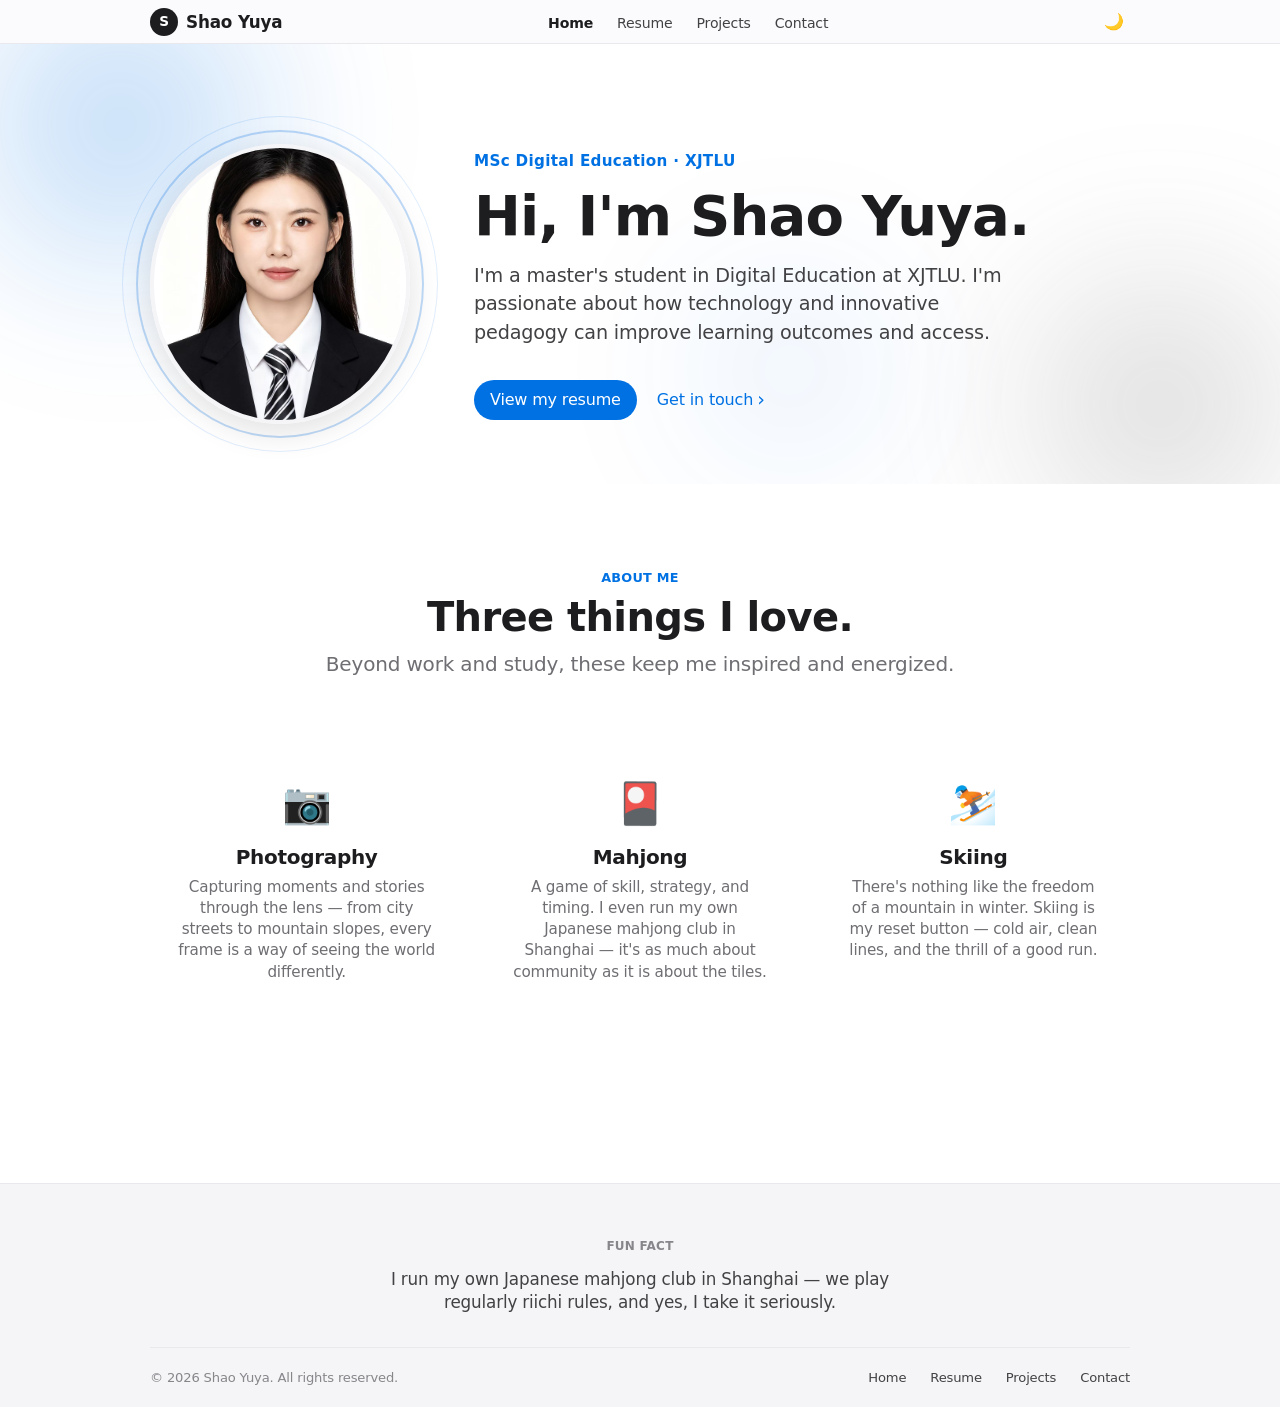
<file: personal-website/index.html>
<!DOCTYPE html>
<html lang="en">
<head>
  <meta charset="UTF-8" />
  <meta name="viewport" content="width=device-width, initial-scale=1.0" />
  <title>Shao Yuya — Digital Education &amp; EdTech</title>
  <meta name="description" content="Hi, I'm Shao Yuya. Master's student in Digital Education, Partner at an edtech startup, and former capital markets paralegal." />
  <link rel="stylesheet" href="styles.css" />
  <link rel="icon" href="data:image/svg+xml,%3Csvg xmlns='http://www.w3.org/2000/svg' viewBox='0 0 100 100'%3E%3Ccircle cx='50' cy='50' r='48' fill='%231d1d1f'/%3E%3Ctext x='50' y='68' font-size='52' text-anchor='middle' fill='white' font-family='sans-serif' font-weight='bold'%3ES%3C/text%3E%3C/svg%3E" />
  <script>
    (function() {
      var saved = localStorage.getItem('theme');
      if (saved) document.documentElement.setAttribute('data-theme', saved);
      else if (window.matchMedia('(prefers-color-scheme: dark)').matches)
        document.documentElement.setAttribute('data-theme', 'dark');
    })();
  </script>
</head>
<body>

  <header class="site-header">
    <div class="container nav">
      <a class="logo" href="index.html">
        <span class="logo-mark">S</span>
        Shao Yuya
      </a>
      <ul class="nav-links">
        <li><a href="index.html" aria-current="page">Home</a></li>
        <li><a href="resume.html">Resume</a></li>
        <li><a href="projects.html">Projects</a></li>
        <li><a href="contact.html">Contact</a></li>
      </ul>
      <div class="nav-actions">
        <button class="theme-toggle" aria-label="Toggle dark mode" title="Toggle dark mode">
          <span class="icon-moon">&#127769;</span>
          <span class="icon-sun">&#9728;&#65039;</span>
        </button>
        <button class="nav-toggle" aria-label="Toggle navigation" aria-expanded="false">
          <span></span><span></span><span></span>
        </button>
      </div>
    </div>
  </header>

  <main>
    <!-- Hero -->
    <section class="hero">
      <div class="hero-bg">
        <div class="hero-orb hero-orb--1"></div>
        <div class="hero-orb hero-orb--2"></div>
        <div class="hero-orb hero-orb--3"></div>
      </div>
      <div class="container hero-grid">
        <div class="hero-photo">
          <img
            src="photo.jpg"
            alt="Portrait of Shao Yuya"
            width="280" height="280"
          />
        </div>
        <div class="hero-text">
          <span class="hero-kicker">MSc Digital Education · XJTLU</span>
          <h1>Hi, I'm Shao Yuya.</h1>
          <p class="lead">
            I'm a master's student in Digital Education at XJTLU. I'm passionate about how
            technology and innovative pedagogy can improve learning outcomes and access.
          </p>
          <div class="hero-actions">
            <a class="btn btn-primary" href="resume.html">View my resume</a>
            <a class="btn-link" href="contact.html">Get in touch</a>
          </div>
        </div>
      </div>
    </section>

    <!-- Three things I love -->
    <section class="section">
      <div class="container">
        <div class="section-head reveal">
          <span class="eyebrow">About me</span>
          <h2>Three things I love.</h2>
          <p>Beyond work and study, these keep me inspired and energized.</p>
        </div>
        <div class="card-grid">
          <article class="like-card reveal">
            <span class="emoji">&#128247;</span>
            <h3>Photography</h3>
            <p>Capturing moments and stories through the lens — from city streets to mountain slopes, every frame is a way of seeing the world differently.</p>
          </article>

          <article class="like-card reveal">
            <span class="emoji">&#127924;</span>
            <h3>Mahjong</h3>
            <p>A game of skill, strategy, and timing. I even run my own Japanese mahjong club in Shanghai — it's as much about community as it is about the tiles.</p>
          </article>

          <article class="like-card reveal">
            <span class="emoji">&#9975;&#65039;</span>
            <h3>Skiing</h3>
            <p>There's nothing like the freedom of a mountain in winter. Skiing is my reset button — cold air, clean lines, and the thrill of a good run.</p>
          </article>
        </div>
      </div>
    </section>
  </main>

  <footer class="site-footer">
    <div class="container">
      <div class="footer-fun">
        <span class="fun-label">Fun fact</span>
        <p>I run my own Japanese mahjong club in Shanghai — we play regularly riichi rules, and yes, I take it seriously.</p>
      </div>
      <div class="footer-bottom">
        <span>&copy; <span id="year"></span> Shao Yuya. All rights reserved.</span>
        <ul class="footer-nav">
          <li><a href="index.html">Home</a></li>
          <li><a href="resume.html">Resume</a></li>
          <li><a href="projects.html">Projects</a></li>
          <li><a href="contact.html">Contact</a></li>
        </ul>
      </div>
    </div>
  </footer>

  <script src="script.js"></script>
</body>
</html>
</file>
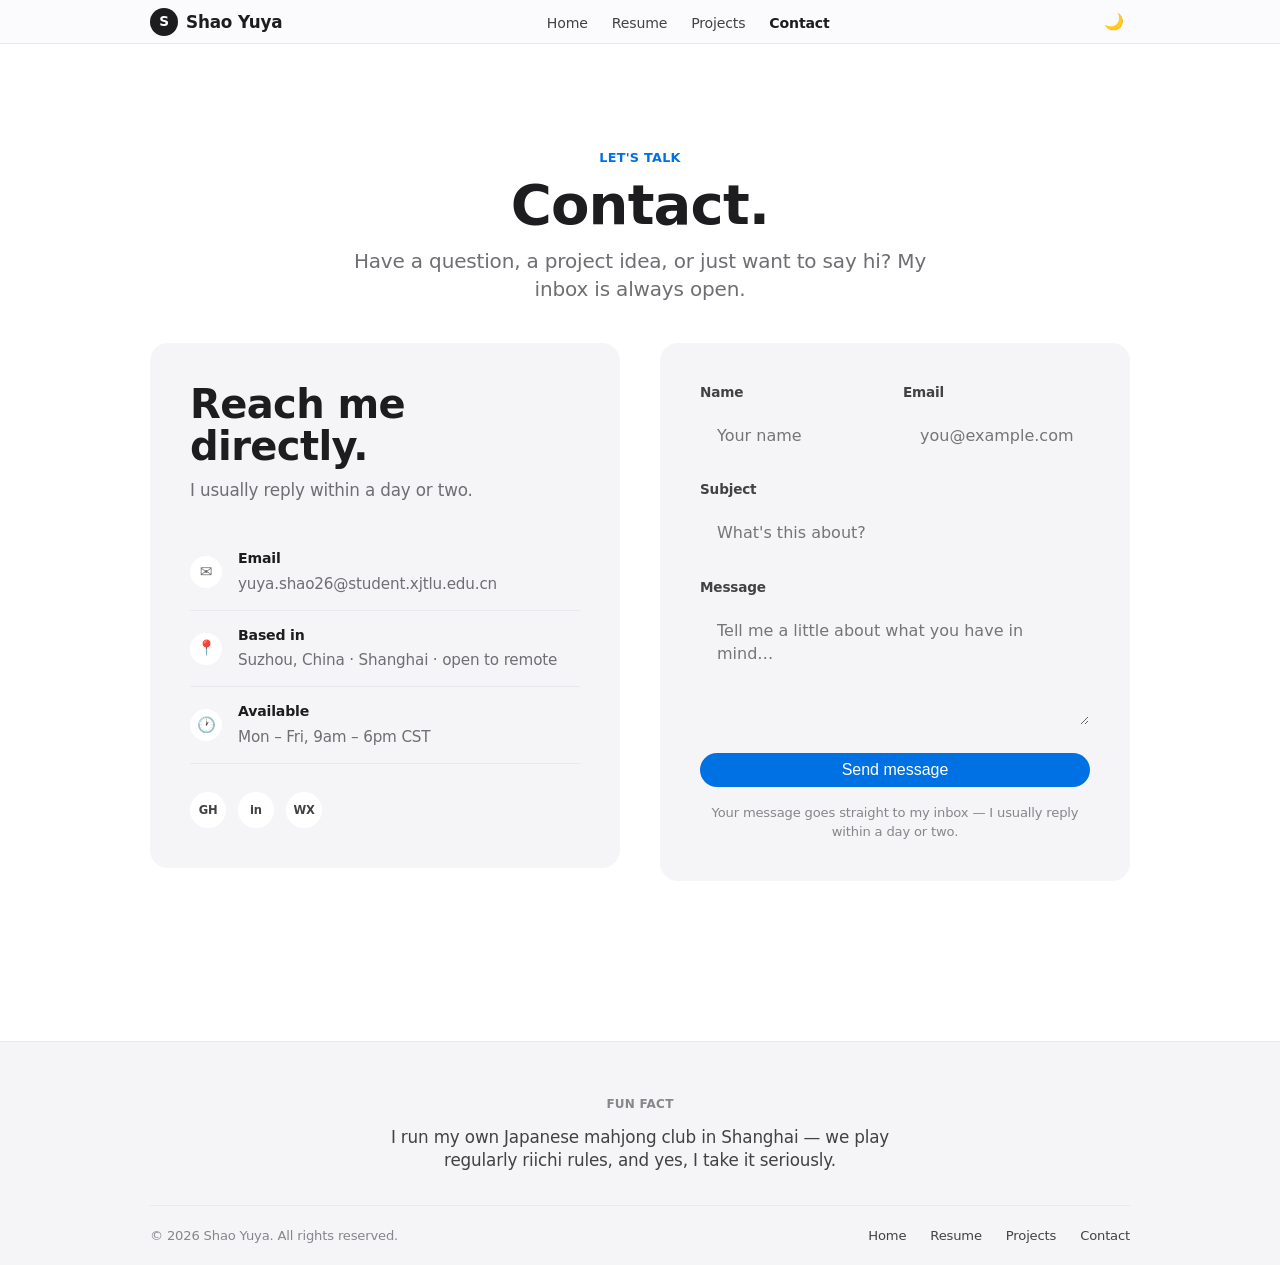
<file: contact.html>
<!DOCTYPE html>
<html lang="en">
<head>
  <meta charset="UTF-8" />
  <meta name="viewport" content="width=device-width, initial-scale=1.0" />
  <title>Contact — Shao Yuya</title>
  <meta name="description" content="Get in touch with Shao Yuya. Questions, project ideas, or just a friendly hello." />
  <link rel="stylesheet" href="styles.css" />
  <link rel="icon" href="data:image/svg+xml,%3Csvg xmlns='http://www.w3.org/2000/svg' viewBox='0 0 100 100'%3E%3Ccircle cx='50' cy='50' r='48' fill='%231d1d1f'/%3E%3Ctext x='50' y='68' font-size='52' text-anchor='middle' fill='white' font-family='sans-serif' font-weight='bold'%3ES%3C/text%3E%3C/svg%3E" />
  <script>
    (function() {
      var saved = localStorage.getItem('theme');
      if (saved) document.documentElement.setAttribute('data-theme', saved);
      else if (window.matchMedia('(prefers-color-scheme: dark)').matches)
        document.documentElement.setAttribute('data-theme', 'dark');
    })();
  </script>
</head>
<body>

  <header class="site-header">
    <div class="container nav">
      <a class="logo" href="index.html">
        <span class="logo-mark">S</span>
        Shao Yuya
      </a>
      <ul class="nav-links">
        <li><a href="index.html">Home</a></li>
        <li><a href="resume.html">Resume</a></li>
        <li><a href="projects.html">Projects</a></li>
        <li><a href="contact.html" aria-current="page">Contact</a></li>
      </ul>
      <div class="nav-actions">
        <button class="theme-toggle" aria-label="Toggle dark mode" title="Toggle dark mode">
          <span class="icon-moon">&#127769;</span>
          <span class="icon-sun">&#9728;&#65039;</span>
        </button>
        <button class="nav-toggle" aria-label="Toggle navigation" aria-expanded="false">
          <span></span><span></span><span></span>
        </button>
      </div>
    </div>
  </header>

  <main>
    <section class="page-hero">
      <div class="container reveal">
        <span class="eyebrow">Let's talk</span>
        <h1>Contact.</h1>
        <p>Have a question, a project idea, or just want to say hi? My inbox is always open.</p>
      </div>
    </section>

    <section class="section" style="padding-top: 0;">
      <div class="container contact-grid">

        <!-- Contact details -->
        <div class="contact-info reveal">
          <h2>Reach me directly.</h2>
          <p>I usually reply within a day or two.</p>

          <div class="contact-item">
            <span class="contact-icon">&#9993;</span>
            <div>
              <strong>Email</strong>
              <a href="mailto:yuya.shao26@student.xjtlu.edu.cn">yuya.shao26@student.xjtlu.edu.cn</a>
            </div>
          </div>

          <div class="contact-item">
            <span class="contact-icon">&#128205;</span>
            <div>
              <strong>Based in</strong>
              <span>Suzhou, China &middot; Shanghai &middot; open to remote</span>
            </div>
          </div>

          <div class="contact-item">
            <span class="contact-icon">&#128336;</span>
            <div>
              <strong>Available</strong>
              <span>Mon – Fri, 9am – 6pm CST</span>
            </div>
          </div>

          <div class="social-row" aria-label="Social media">
            <a href="#" aria-label="GitHub">GH</a>
            <a href="#" aria-label="LinkedIn">in</a>
            <a href="#" aria-label="WeChat">WX</a>
          </div>
        </div>

        <!-- Contact form -->
        <form class="contact-form reveal" id="contact-form" novalidate>
          <div class="form-row">
            <div class="field">
              <label for="name">Name</label>
              <input type="text" id="name" name="name" placeholder="Your name" required />
            </div>
            <div class="field">
              <label for="email">Email</label>
              <input type="email" id="email" name="email" placeholder="you@example.com" required />
            </div>
          </div>

          <div class="field">
            <label for="subject">Subject</label>
            <input type="text" id="subject" name="subject" placeholder="What's this about?" />
          </div>

          <div class="field">
            <label for="message">Message</label>
            <textarea id="message" name="message" placeholder="Tell me a little about what you have in mind…" required></textarea>
          </div>

          <button type="submit" class="btn btn-primary" style="width: 100%; justify-content: center;">Send message</button>
          <p class="form-note">Your message goes straight to my inbox &mdash; I usually reply within a day or two.</p>
          <div class="form-success" id="form-success" role="status">
            Thanks! Your message has been sent &mdash; I'll get back to you soon.
          </div>
          <div class="form-error" id="form-error" role="alert">
            Sorry, something went wrong and your message wasn't sent. Please try again in a moment.
          </div>
        </form>

      </div>
    </section>
  </main>

  <footer class="site-footer">
    <div class="container">
      <div class="footer-fun">
        <span class="fun-label">Fun fact</span>
        <p>I run my own Japanese mahjong club in Shanghai — we play regularly riichi rules, and yes, I take it seriously.</p>
      </div>
      <div class="footer-bottom">
        <span>&copy; <span id="year"></span> Shao Yuya. All rights reserved.</span>
        <ul class="footer-nav">
          <li><a href="index.html">Home</a></li>
          <li><a href="resume.html">Resume</a></li>
          <li><a href="projects.html">Projects</a></li>
          <li><a href="contact.html">Contact</a></li>
        </ul>
      </div>
    </div>
  </footer>

  <script src="script.js"></script>
</body>
</html>
</file>
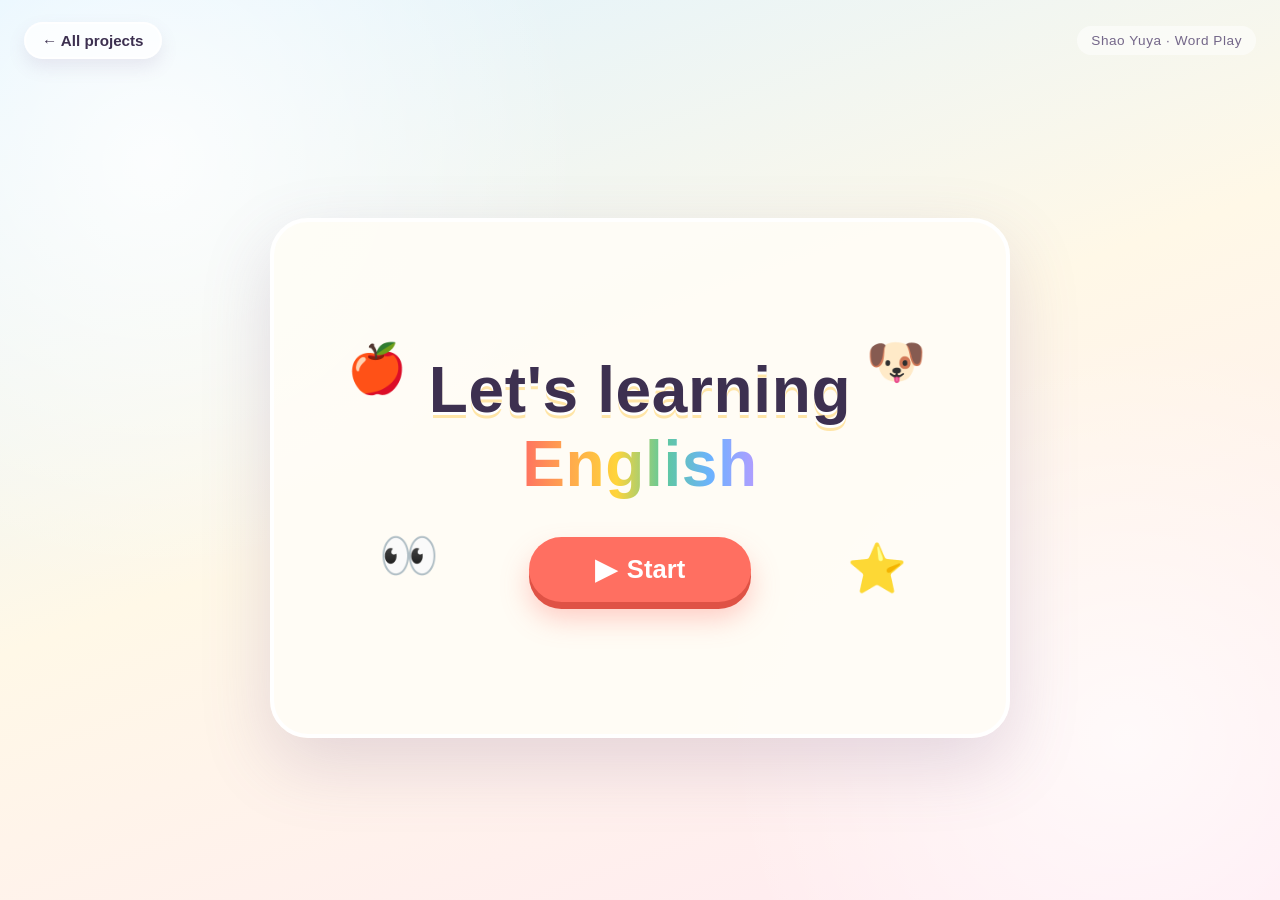
<file: project-english.html>
<!DOCTYPE html>
<html lang="en">
<head>
  <meta charset="UTF-8" />
  <meta name="viewport" content="width=device-width, initial-scale=1.0" />
  <title>Word Play — Let's Learning English</title>
  <meta name="description" content="A cute English word quiz for little learners — match the picture to the word." />
  <link rel="icon" href="data:image/svg+xml,%3Csvg xmlns='http://www.w3.org/2000/svg' viewBox='0 0 100 100'%3E%3Ccircle cx='50' cy='50' r='48' fill='%23ff6f61'/%3E%3Ctext x='50' y='68' font-size='52' text-anchor='middle' fill='white' font-family='sans-serif' font-weight='bold'%3EA%3C/text%3E%3C/svg%3E" />
  <style>
    :root {
      --ink: #3d3050;
      --ink-soft: #746789;
      --cream: #fffdf7;
      --coral: #ff6f61;
      --coral-deep: #df5245;
      --yellow: #ffd166;
      --mint: #8fd9c4;
      --lavender: #c9b6f5;
      --green: #2fa84f;
      --red: #e5484d;
    }

    * { box-sizing: border-box; }

    html, body { min-height: 100%; }

    body {
      margin: 0;
      min-height: 100vh;
      display: flex;
      align-items: center;
      justify-content: center;
      padding: 88px 20px 32px;
      font-family: "Comic Sans MS", "Comic Neue", "Trebuchet MS", "Segoe UI", sans-serif;
      color: var(--ink);
      background:
        radial-gradient(circle at 12% 18%, rgba(255, 255, 255, 0.85) 0, rgba(255, 255, 255, 0) 32%),
        radial-gradient(circle at 88% 82%, rgba(255, 255, 255, 0.7) 0, rgba(255, 255, 255, 0) 30%),
        linear-gradient(160deg, #dff3ff 0%, #fff8e7 48%, #ffe9f2 100%);
      overflow-x: hidden;
    }

    .topbar {
      position: absolute;
      top: 22px;
      left: 24px;
      right: 24px;
      display: flex;
      align-items: center;
      justify-content: space-between;
      gap: 12px;
    }

    .back-link {
      display: inline-flex;
      align-items: center;
      gap: 6px;
      padding: 8px 16px;
      border-radius: 999px;
      background: rgba(255, 255, 255, 0.75);
      border: 2px solid rgba(255, 255, 255, 0.9);
      color: var(--ink);
      font-size: 0.95rem;
      font-weight: 700;
      text-decoration: none;
      box-shadow: 0 8px 18px rgba(120, 90, 140, 0.12);
      transition: transform 0.2s ease, background 0.2s ease;
    }

    .back-link:hover {
      background: #fff;
      transform: translateY(-2px);
    }

    .topbar-brand {
      font-size: 0.85rem;
      letter-spacing: 0.04em;
      color: var(--ink-soft);
      background: rgba(255, 255, 255, 0.55);
      padding: 7px 14px;
      border-radius: 999px;
    }

    .stage {
      position: relative;
      width: 100%;
      max-width: 740px;
      min-height: 520px;
      display: flex;
      align-items: center;
      justify-content: center;
      background: rgba(255, 253, 247, 0.92);
      border: 4px solid #fff;
      border-radius: 38px;
      padding: clamp(24px, 5vw, 48px);
      box-shadow: 0 26px 70px rgba(120, 90, 140, 0.2);
    }

    .screen { width: 100%; }
    .screen[hidden] { display: none; }

    .screen:not([hidden]) {
      animation: pop-in 0.4s cubic-bezier(0.2, 0.9, 0.35, 1.15) both;
    }

    @keyframes pop-in {
      from { opacity: 0; transform: translateY(14px) scale(0.97); }
      to { opacity: 1; transform: none; }
    }

    /* ---------- Home ---------- */

    .home {
      position: relative;
      text-align: center;
      padding: 32px 8px;
    }

    .home h1 {
      position: relative;
      z-index: 1;
      margin: 0 0 36px;
      font-size: clamp(2.2rem, 7vw, 4rem);
      line-height: 1.15;
      letter-spacing: 0.01em;
      text-shadow: 0 3px 0 #fff, 0 6px 0 rgba(255, 209, 102, 0.55);
    }

    .home h1 .rainbow {
      background: linear-gradient(90deg, #ff6f61, #ffa94d, #ffd43b, #5ec99c, #6cb2ff, #b59cff);
      -webkit-background-clip: text;
      background-clip: text;
      color: transparent;
      text-shadow: none;
    }

    .floater {
      position: absolute;
      font-size: clamp(2rem, 6vw, 3rem);
      user-select: none;
      pointer-events: none;
      animation: bob 3.4s ease-in-out infinite;
    }

    .f1 { top: 6%; left: 4%; animation-delay: 0s; }
    .f2 { top: 4%; right: 5%; animation-delay: 0.7s; }
    .f3 { bottom: 16%; left: 9%; animation-delay: 1.4s; }
    .f4 { bottom: 12%; right: 8%; animation-delay: 2.1s; }

    @keyframes bob {
      0%, 100% { transform: translateY(0) rotate(-4deg); }
      50% { transform: translateY(-12px) rotate(4deg); }
    }

    .start-btn {
      position: relative;
      z-index: 1;
      display: inline-flex;
      align-items: center;
      justify-content: center;
      gap: 10px;
      padding: 18px 66px;
      font-family: inherit;
      font-size: clamp(1.3rem, 4vw, 1.6rem);
      font-weight: 700;
      color: #fff;
      background: var(--coral);
      border: none;
      border-radius: 999px;
      cursor: pointer;
      box-shadow: 0 7px 0 var(--coral-deep), 0 16px 28px rgba(255, 111, 97, 0.35);
      transition: transform 0.16s ease, box-shadow 0.16s ease;
    }

    .start-btn:hover {
      transform: translateY(-3px);
      box-shadow: 0 10px 0 var(--coral-deep), 0 20px 32px rgba(255, 111, 97, 0.38);
    }

    .start-btn:active {
      transform: translateY(3px);
      box-shadow: 0 4px 0 var(--coral-deep), 0 10px 18px rgba(255, 111, 97, 0.3);
    }

    .start-btn .play-icon {
      font-size: 1.1em;
      line-height: 1;
    }

    /* ---------- Quiz ---------- */

    .quiz-top {
      display: flex;
      align-items: center;
      justify-content: space-between;
      gap: 12px;
      margin-bottom: 18px;
    }

    .progress-text {
      font-size: 1rem;
      font-weight: 700;
      color: var(--ink-soft);
      letter-spacing: 0.04em;
    }

    .progress-dots {
      display: flex;
      gap: 9px;
    }

    .dot {
      width: 15px;
      height: 15px;
      border-radius: 50%;
      background: #ebe3f5;
      border: 2px solid #fff;
      transition: background 0.25s ease, transform 0.25s ease;
    }

    .dot.is-done { background: var(--mint); }
    .dot.is-current { background: var(--coral); transform: scale(1.25); }

    .image-frame {
      display: flex;
      align-items: center;
      justify-content: center;
      width: 100%;
      max-width: 330px;
      margin: 0 auto 18px;
      padding: 10px;
      border-radius: 28px;
      background: linear-gradient(145deg, #fff4d6, #ffe4ef);
      border: 4px solid #fff;
      box-shadow: 0 12px 26px rgba(120, 90, 140, 0.14);
    }

    .image-frame img {
      display: block;
      width: 100%;
      height: auto;
      aspect-ratio: 1 / 1;
      object-fit: cover;
      border-radius: 20px;
      animation: floaty 4s ease-in-out infinite;
    }

    @keyframes floaty {
      0%, 100% { transform: translateY(0); }
      50% { transform: translateY(-6px); }
    }

    .question-prompt {
      margin: 0 0 20px;
      text-align: center;
      font-size: clamp(1.4rem, 4.5vw, 1.8rem);
      font-weight: 700;
      letter-spacing: 0.01em;
    }

    .options {
      display: grid;
      grid-template-columns: 1fr 1fr;
      gap: 14px;
    }

    .option {
      position: relative;
      display: flex;
      align-items: center;
      justify-content: center;
      min-height: 72px;
      padding: 14px 44px;
      font-family: inherit;
      font-size: clamp(1.15rem, 4vw, 1.5rem);
      font-weight: 700;
      color: var(--ink);
      background: #fff;
      border: 3px solid #ece2d3;
      border-radius: 20px;
      cursor: pointer;
      box-shadow: 0 5px 0 #e6dbc9;
      transition: transform 0.15s ease, box-shadow 0.15s ease, background 0.2s ease, border-color 0.2s ease;
    }

    .option:hover:not(:disabled) {
      transform: translateY(-3px);
      border-color: var(--yellow);
      box-shadow: 0 8px 0 #f0c75e;
    }

    .option:active:not(:disabled) {
      transform: translateY(2px);
      box-shadow: 0 3px 0 #e6dbc9;
    }

    .option:disabled { cursor: default; }

    .option-mark {
      position: absolute;
      right: 14px;
      top: 50%;
      transform: translateY(-50%);
      font-size: 1.65em;
      font-weight: 700;
      line-height: 1;
      opacity: 0;
      transition: opacity 0.18s ease, transform 0.18s ease;
    }

    .option.is-wrong {
      background: #ffeded;
      border-color: #f4a6a8;
      box-shadow: 0 5px 0 #f0b9bb;
      animation: shake 0.35s ease;
    }

    .option.is-wrong .option-mark {
      color: var(--red);
      opacity: 1;
    }

    .option.is-correct {
      background: #e8f9ed;
      border-color: #8fd7a5;
      box-shadow: 0 5px 0 #a8e2ba;
      animation: happy-pop 0.4s ease;
    }

    .option.is-correct .option-mark {
      color: var(--green);
      opacity: 1;
      transform: translateY(-50%) scale(1.15);
    }

    @keyframes shake {
      0%, 100% { transform: translateX(0); }
      20% { transform: translateX(-7px); }
      40% { transform: translateX(7px); }
      60% { transform: translateX(-5px); }
      80% { transform: translateX(4px); }
    }

    @keyframes happy-pop {
      0% { transform: scale(1); }
      45% { transform: scale(1.06); }
      100% { transform: scale(1); }
    }

    .feedback {
      min-height: 1.6em;
      margin: 18px 0 0;
      text-align: center;
      font-size: 1.05rem;
      font-weight: 700;
      color: var(--ink-soft);
    }

    .feedback.is-good { color: var(--green); }
    .feedback.is-bad { color: var(--red); }

    /* ---------- Victory ---------- */

    .win {
      position: relative;
      text-align: center;
      padding: 18px 8px 8px;
    }

    .win-badge {
      display: inline-flex;
      align-items: center;
      justify-content: center;
      width: 118px;
      height: 118px;
      margin-bottom: 18px;
      font-size: 3.6rem;
      background: linear-gradient(145deg, #fff1b8, #ffd166);
      border: 5px solid #fff;
      border-radius: 50%;
      box-shadow: 0 14px 30px rgba(255, 180, 60, 0.35);
      animation: badge-bounce 1.4s ease-in-out infinite;
    }

    @keyframes badge-bounce {
      0%, 100% { transform: translateY(0) rotate(-3deg); }
      50% { transform: translateY(-10px) rotate(3deg); }
    }

    .win h2 {
      margin: 0 0 8px;
      font-size: clamp(2rem, 6vw, 3rem);
      color: var(--coral);
      text-shadow: 0 3px 0 #fff;
    }

    .win p {
      margin: 0 0 22px;
      font-size: 1.1rem;
      color: var(--ink-soft);
    }

    .word-chips {
      display: flex;
      flex-wrap: wrap;
      justify-content: center;
      gap: 10px;
      margin-bottom: 30px;
    }

    .word-chip {
      padding: 10px 22px;
      font-size: 1.15rem;
      font-weight: 700;
      background: #fff;
      border: 3px solid var(--lavender);
      border-radius: 999px;
      box-shadow: 0 5px 0 #ded0fb;
      animation: pop-in 0.45s ease both;
    }

    .word-chip:nth-child(2) { animation-delay: 0.12s; }
    .word-chip:nth-child(3) { animation-delay: 0.24s; }

    .again-btn {
      display: inline-flex;
      align-items: center;
      justify-content: center;
      gap: 8px;
      padding: 15px 40px;
      font-family: inherit;
      font-size: 1.2rem;
      font-weight: 700;
      color: #fff;
      background: var(--mint);
      border: none;
      border-radius: 999px;
      cursor: pointer;
      box-shadow: 0 6px 0 #5fbba3, 0 14px 24px rgba(95, 187, 163, 0.32);
      transition: transform 0.16s ease, box-shadow 0.16s ease;
    }

    .again-btn:hover {
      transform: translateY(-3px);
      box-shadow: 0 9px 0 #5fbba3, 0 18px 28px rgba(95, 187, 163, 0.35);
    }

    .again-btn:active {
      transform: translateY(2px);
      box-shadow: 0 4px 0 #5fbba3, 0 10px 18px rgba(95, 187, 163, 0.3);
    }

    /* ---------- Confetti ---------- */

    .confetti {
      position: fixed;
      inset: 0;
      overflow: hidden;
      pointer-events: none;
      z-index: 50;
    }

    .confetti-piece {
      position: absolute;
      top: -24px;
      border-radius: 3px;
      opacity: 0.9;
      animation-name: confetti-fall;
      animation-timing-function: linear;
      animation-fill-mode: forwards;
    }

    @keyframes confetti-fall {
      0% { transform: translateY(0) rotate(0deg); opacity: 1; }
      100% { transform: translateY(108vh) rotate(720deg); opacity: 0.9; }
    }

    /* ---------- Focus & motion ---------- */

    button:focus-visible,
    a:focus-visible {
      outline: 4px solid #6cb2ff;
      outline-offset: 3px;
    }

    @media (prefers-reduced-motion: reduce) {
      *, *::before, *::after {
        animation-duration: 0.01ms !important;
        animation-iteration-count: 1 !important;
        transition-duration: 0.01ms !important;
      }
      .confetti { display: none; }
    }

    @media (max-width: 600px) {
      body { padding: 76px 14px 22px; }
      .stage { border-radius: 28px; min-height: 0; padding: 24px 18px 28px; }
      .topbar { top: 14px; left: 14px; right: 14px; }
      .topbar-brand { display: none; }
      .image-frame { max-width: 240px; margin-bottom: 14px; }
      .options { gap: 10px; }
      .option { min-height: 62px; padding: 12px 34px; }
      .option-mark { right: 10px; font-size: 1.4em; }
      .floater { font-size: 1.8rem; opacity: 0.85; }
      .home h1 { margin-bottom: 28px; }
      .start-btn { padding: 16px 52px; }
    }
  </style>
</head>
<body>

  <header class="topbar">
    <a class="back-link" href="projects.html">&#8592; All projects</a>
    <span class="topbar-brand">Shao Yuya &middot; Word Play</span>
  </header>

  <main class="stage">

    <!-- Home screen: the only screen visible before Start -->
    <section class="screen home" id="screen-home">
      <span class="floater f1" aria-hidden="true">&#127822;</span>
      <span class="floater f2" aria-hidden="true">&#128054;</span>
      <span class="floater f3" aria-hidden="true">&#128064;</span>
      <span class="floater f4" aria-hidden="true">&#11088;</span>

      <h1>Let's learning <span class="rainbow">English</span></h1>

      <button class="start-btn" id="start-btn" type="button">
        <span class="play-icon" aria-hidden="true">&#9654;</span>
        Start
      </button>
    </section>

    <!-- Quiz screen: shows one question at a time -->
    <section class="screen quiz" id="screen-quiz" hidden>
      <div class="quiz-top">
        <span class="progress-text" id="progress-text">Word 1 of 3</span>
        <div class="progress-dots" id="progress-dots" aria-hidden="true"></div>
      </div>

      <div class="image-frame">
        <img id="question-image" src="1.jpg" alt="An apple" width="560" height="560" />
      </div>

      <h2 class="question-prompt" id="question-prompt">What is this?</h2>

      <div class="options" id="options"></div>

      <p class="feedback" id="feedback" aria-live="polite"></p>
    </section>

    <!-- Victory screen: hidden until question 3 is answered correctly -->
    <section class="screen win" id="screen-win" hidden>
      <div class="win-badge" aria-hidden="true">&#127942;</div>
      <h2>You did it!</h2>
      <p>You learned three new English words.</p>
      <div class="word-chips">
        <span class="word-chip">apple</span>
        <span class="word-chip">dog</span>
        <span class="word-chip">eye</span>
      </div>
      <button class="again-btn" id="again-btn" type="button">
        <span aria-hidden="true">&#8635;</span>
        Play again
      </button>
    </section>

  </main>

  <div class="confetti" id="confetti" aria-hidden="true"></div>

  <script>
    (function () {
      var QUESTIONS = [
        {
          src: '1.jpg',
          alt: 'An apple',
          answer: 'apple',
          distractors: ['banana', 'pear', 'grape']
        },
        {
          src: '2.jpg',
          alt: 'A dog',
          answer: 'dog',
          distractors: ['cat', 'mouse', 'bird']
        },
        {
          src: '3.jpg',
          alt: 'An eye',
          answer: 'eye',
          distractors: ['hand', 'foot', 'nose']
        }
      ];

      var screens = {
        home: document.getElementById('screen-home'),
        quiz: document.getElementById('screen-quiz'),
        win: document.getElementById('screen-win')
      };

      var startBtn = document.getElementById('start-btn');
      var againBtn = document.getElementById('again-btn');
      var optionsEl = document.getElementById('options');
      var feedbackEl = document.getElementById('feedback');
      var imageEl = document.getElementById('question-image');
      var progressText = document.getElementById('progress-text');
      var progressDots = document.getElementById('progress-dots');
      var confettiEl = document.getElementById('confetti');

      var current = 0;
      var locked = false;
      var advanceTimer = null;

      function showScreen(name) {
        Object.keys(screens).forEach(function (key) {
          screens[key].hidden = (key !== name);
        });
      }

      function shuffle(list) {
        var arr = list.slice();
        for (var i = arr.length - 1; i > 0; i--) {
          var j = Math.floor(Math.random() * (i + 1));
          var temp = arr[i];
          arr[i] = arr[j];
          arr[j] = temp;
        }
        return arr;
      }

      function buildDots() {
        progressDots.innerHTML = '';
        for (var i = 0; i < QUESTIONS.length; i++) {
          var dot = document.createElement('span');
          dot.className = 'dot';
          progressDots.appendChild(dot);
        }
      }

      function updateDots() {
        var dots = progressDots.children;
        for (var i = 0; i < dots.length; i++) {
          dots[i].className = 'dot' +
            (i < current ? ' is-done' : '') +
            (i === current ? ' is-current' : '');
        }
      }

      function renderQuestion() {
        var question = QUESTIONS[current];
        locked = false;
        feedbackEl.textContent = '';
        feedbackEl.className = 'feedback';

        imageEl.src = question.src;
        imageEl.alt = question.alt;
        progressText.textContent = 'Word ' + (current + 1) + ' of ' + QUESTIONS.length;
        updateDots();

        optionsEl.innerHTML = '';
        var choices = shuffle([question.answer].concat(question.distractors));

        choices.forEach(function (word) {
          var btn = document.createElement('button');
          btn.type = 'button';
          btn.className = 'option';
          btn.setAttribute('data-word', word);

          var label = document.createElement('span');
          label.className = 'option-word';
          label.textContent = word;

          var mark = document.createElement('span');
          mark.className = 'option-mark';
          mark.setAttribute('aria-hidden', 'true');

          btn.appendChild(label);
          btn.appendChild(mark);

          btn.addEventListener('click', function () {
            handleAnswer(btn, word);
          });

          optionsEl.appendChild(btn);
        });
      }

      function lockAllOptions() {
        var buttons = optionsEl.querySelectorAll('.option');
        for (var i = 0; i < buttons.length; i++) {
          buttons[i].disabled = true;
        }
      }

      function handleAnswer(btn, word) {
        if (locked) return;

        var question = QUESTIONS[current];

        if (word === question.answer) {
          locked = true;
          btn.classList.add('is-correct');
          btn.querySelector('.option-mark').textContent = '\u2713';
          feedbackEl.textContent = 'Yes! It\u2019s \u201c' + word + '\u201d!';
          feedbackEl.className = 'feedback is-good';
          lockAllOptions();

          var isLast = (current === QUESTIONS.length - 1);
          advanceTimer = setTimeout(function () {
            if (isLast) {
              launchConfetti();
              showScreen('win');
            } else {
              current++;
              renderQuestion();
            }
          }, 1100);
        } else {
          btn.classList.add('is-wrong');
          btn.querySelector('.option-mark').textContent = '\u2717';
          btn.disabled = true;
          feedbackEl.textContent = 'Not quite \u2014 try again!';
          feedbackEl.className = 'feedback is-bad';
        }
      }

      function launchConfetti() {
        var colors = ['#ff6f61', '#ffd166', '#8fd9c4', '#b59cff', '#ff9fc7', '#6cb2ff'];
        confettiEl.innerHTML = '';
        for (var i = 0; i < 40; i++) {
          var piece = document.createElement('span');
          piece.className = 'confetti-piece';
          piece.style.left = Math.random() * 100 + '%';
          piece.style.background = colors[i % colors.length];
          piece.style.width = (6 + Math.random() * 8) + 'px';
          piece.style.height = (10 + Math.random() * 10) + 'px';
          piece.style.animationDelay = (Math.random() * 0.9) + 's';
          piece.style.animationDuration = (2.2 + Math.random() * 1.4) + 's';
          confettiEl.appendChild(piece);
        }
        setTimeout(function () {
          confettiEl.innerHTML = '';
        }, 4500);
      }

      function startGame() {
        clearTimeout(advanceTimer);
        confettiEl.innerHTML = '';
        current = 0;
        showScreen('quiz');
        renderQuestion();
      }

      startBtn.addEventListener('click', startGame);
      againBtn.addEventListener('click', startGame);

      buildDots();

      // Preload the pictures so each question appears instantly.
      QUESTIONS.forEach(function (question) {
        var img = new Image();
        img.src = question.src;
      });
    })();
  </script>

</body>
</html>
</file>
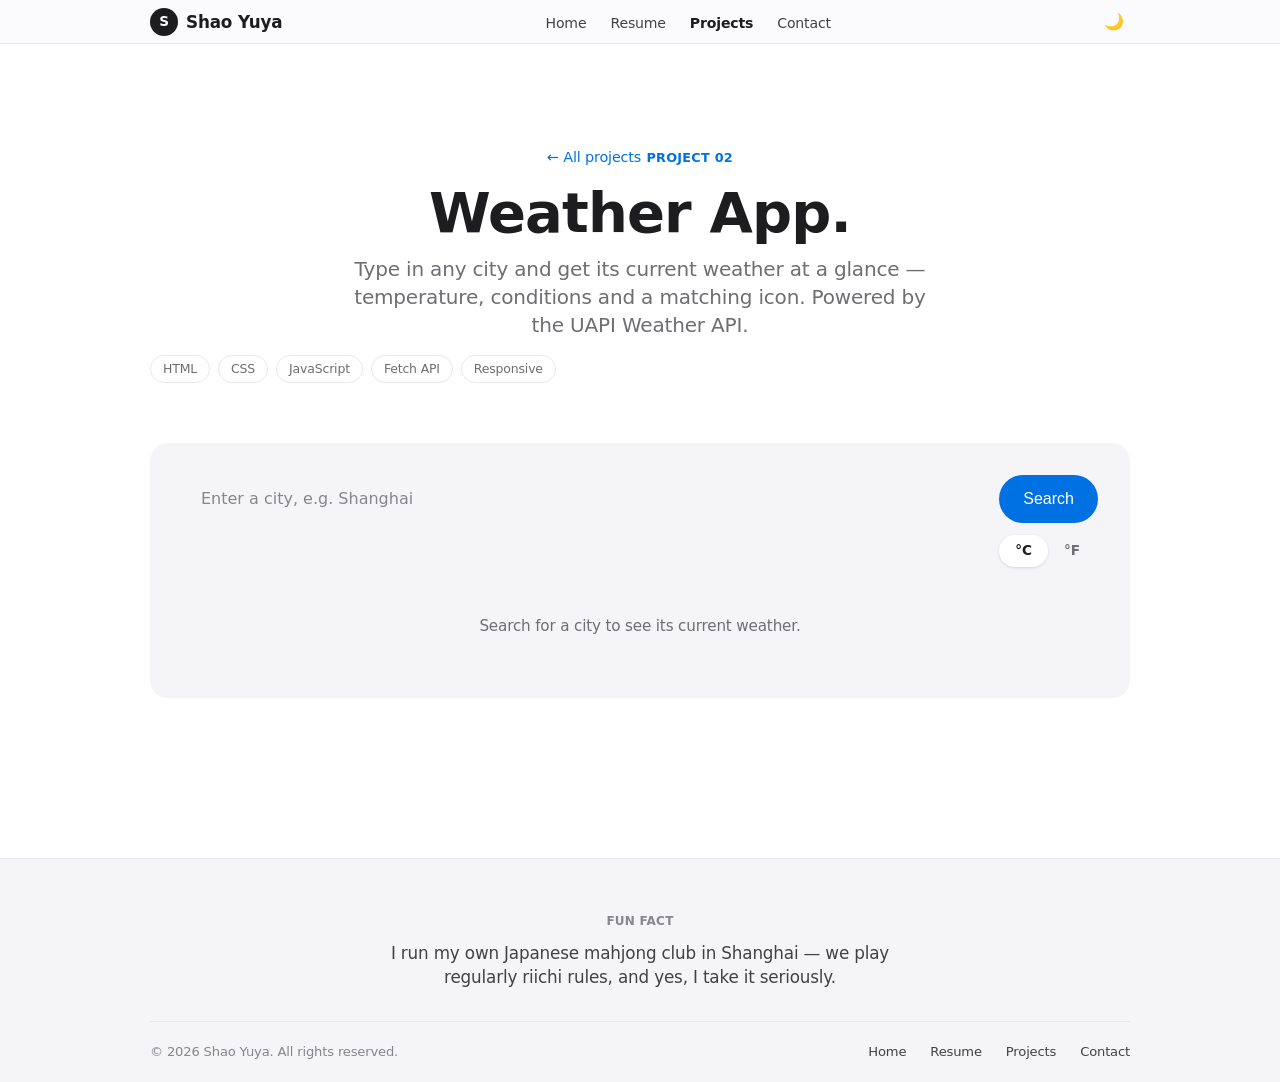
<file: project-weather.html>
<!DOCTYPE html>
<html lang="en">
<head>
  <meta charset="UTF-8" />
  <meta name="viewport" content="width=device-width, initial-scale=1.0" />
  <title>Weather App — Shao Yuya</title>
  <meta name="description" content="A clean, mobile-friendly weather app that shows the current conditions for any city." />
  <link rel="stylesheet" href="styles.css" />
  <link rel="stylesheet" href="weather.css" />
  <link rel="icon" href="data:image/svg+xml,%3Csvg xmlns='http://www.w3.org/2000/svg' viewBox='0 0 100 100'%3E%3Ccircle cx='50' cy='50' r='48' fill='%231d1d1f'/%3E%3Ctext x='50' y='68' font-size='52' text-anchor='middle' fill='white' font-family='sans-serif' font-weight='bold'%3ES%3C/text%3E%3C/svg%3E" />
  <script>
    (function() {
      var saved = localStorage.getItem('theme');
      if (saved) document.documentElement.setAttribute('data-theme', saved);
      else if (window.matchMedia('(prefers-color-scheme: dark)').matches)
        document.documentElement.setAttribute('data-theme', 'dark');
    })();
  </script>
</head>
<body>

  <header class="site-header">
    <div class="container nav">
      <a class="logo" href="index.html">
        <span class="logo-mark">S</span>
        Shao Yuya
      </a>
      <ul class="nav-links">
        <li><a href="index.html">Home</a></li>
        <li><a href="resume.html">Resume</a></li>
        <li><a href="projects.html" aria-current="page">Projects</a></li>
        <li><a href="contact.html">Contact</a></li>
      </ul>
      <div class="nav-actions">
        <button class="theme-toggle" aria-label="Toggle dark mode" title="Toggle dark mode">
          <span class="icon-moon">&#127769;</span>
          <span class="icon-sun">&#9728;&#65039;</span>
        </button>
        <button class="nav-toggle" aria-label="Toggle navigation" aria-expanded="false">
          <span></span><span></span><span></span>
        </button>
      </div>
    </div>
  </header>

  <main>
    <section class="page-hero">
      <div class="container reveal">
        <a href="projects.html" class="back-link">&#8592; All projects</a>
        <span class="eyebrow">Project 02</span>
        <h1>Weather App.</h1>
        <p>Type in any city and get its current weather at a glance — temperature, conditions and a matching icon. Powered by the UAPI Weather API.</p>
        <div class="project-tags">
          <span class="tag">HTML</span>
          <span class="tag">CSS</span>
          <span class="tag">JavaScript</span>
          <span class="tag">Fetch API</span>
          <span class="tag">Responsive</span>
        </div>
      </div>
    </section>

    <section class="section" style="padding-top: 0;">
      <div class="container">
        <div class="weather-app" id="weather-app">
          <form class="weather-search" id="weather-form">
            <input
              type="text"
              id="weather-input"
              placeholder="Enter a city, e.g. Shanghai"
              autocomplete="off"
              aria-label="City name"
            />
            <button type="submit" class="btn btn-primary">Search</button>
          </form>

          <div class="weather-toolbar">
            <div class="weather-units" role="group" aria-label="Temperature unit">
              <button type="button" class="weather-unit is-active" data-unit="c" aria-pressed="true">°C</button>
              <button type="button" class="weather-unit" data-unit="f" aria-pressed="false">°F</button>
            </div>
          </div>

          <p class="weather-status" id="weather-status" aria-live="polite">Search for a city to see its current weather.</p>

          <div class="weather-result" id="weather-result" hidden>
            <h3 class="weather-city" id="weather-city"></h3>
            <div class="weather-main">
              <span class="weather-icon" id="weather-icon" aria-hidden="true"></span>
              <span class="weather-temp" id="weather-temp"></span>
            </div>
            <p class="weather-condition" id="weather-condition"></p>
          </div>

          <div class="weather-forecast" id="weather-forecast" hidden>
            <h3 class="forecast-title">3-day forecast</h3>
            <div class="forecast-days" id="forecast-days"></div>
          </div>
        </div>
      </div>
    </section>
  </main>

  <footer class="site-footer">
    <div class="container">
      <div class="footer-fun">
        <span class="fun-label">Fun fact</span>
        <p>I run my own Japanese mahjong club in Shanghai — we play regularly riichi rules, and yes, I take it seriously.</p>
      </div>
      <div class="footer-bottom">
        <span>&copy; <span id="year"></span> Shao Yuya. All rights reserved.</span>
        <ul class="footer-nav">
          <li><a href="index.html">Home</a></li>
          <li><a href="resume.html">Resume</a></li>
          <li><a href="projects.html">Projects</a></li>
          <li><a href="contact.html">Contact</a></li>
        </ul>
      </div>
    </div>
  </footer>

  <script src="script.js"></script>
  <script src="weather.js"></script>
</body>
</html>
</file>
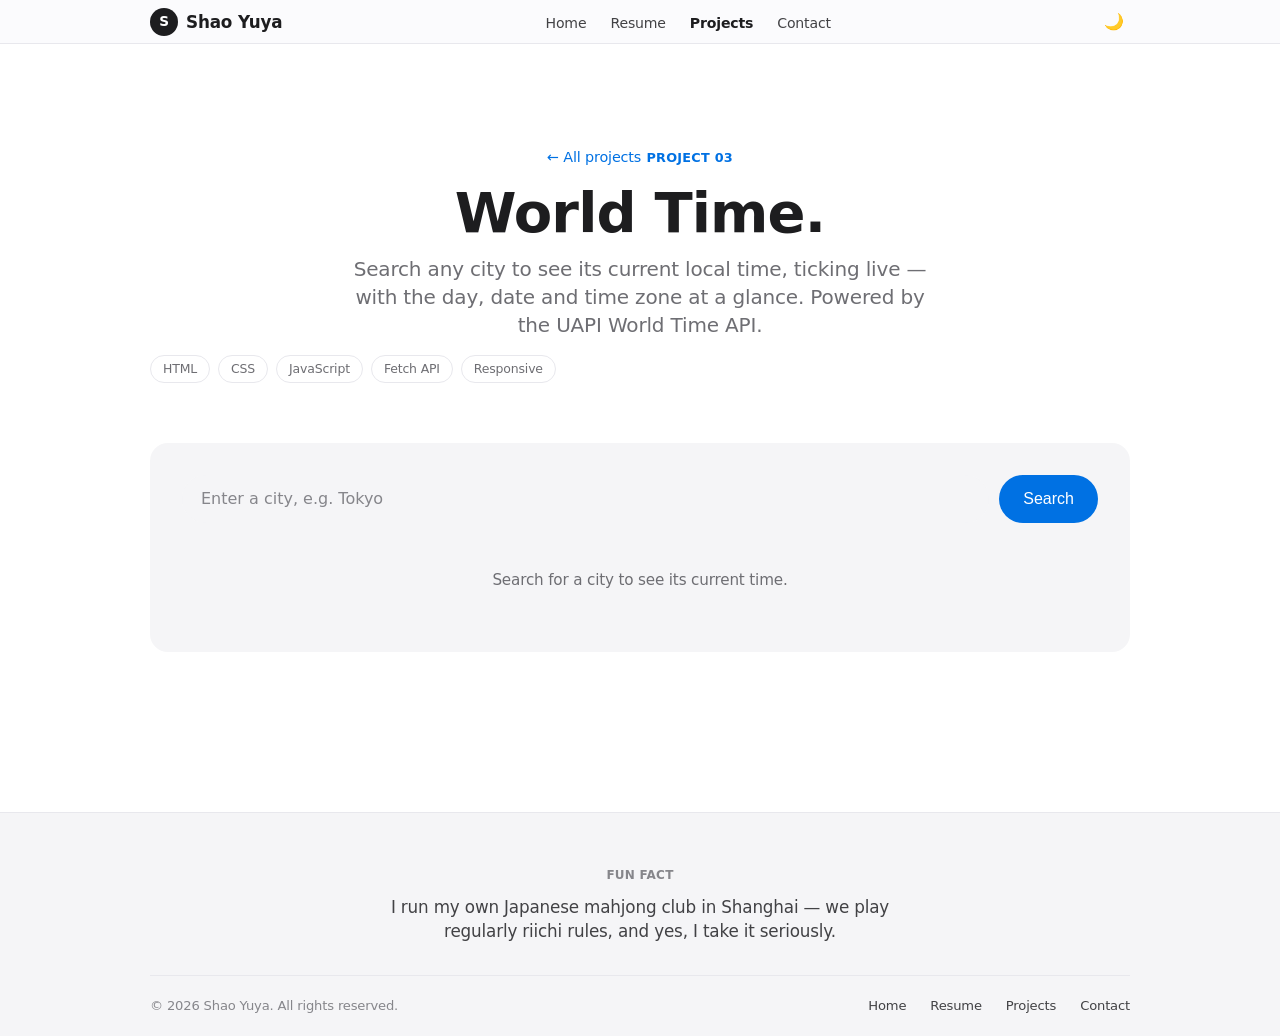
<file: project-worldtime.html>
<!DOCTYPE html>
<html lang="en">
<head>
  <meta charset="UTF-8" />
  <meta name="viewport" content="width=device-width, initial-scale=1.0" />
  <title>World Time — Shao Yuya</title>
  <meta name="description" content="A clean, mobile-friendly world clock that shows the current local time for any city." />
  <link rel="stylesheet" href="styles.css" />
  <link rel="stylesheet" href="worldtime.css" />
  <link rel="icon" href="data:image/svg+xml,%3Csvg xmlns='http://www.w3.org/2000/svg' viewBox='0 0 100 100'%3E%3Ccircle cx='50' cy='50' r='48' fill='%231d1d1f'/%3E%3Ctext x='50' y='68' font-size='52' text-anchor='middle' fill='white' font-family='sans-serif' font-weight='bold'%3ES%3C/text%3E%3C/svg%3E" />
  <script>
    (function() {
      var saved = localStorage.getItem('theme');
      if (saved) document.documentElement.setAttribute('data-theme', saved);
      else if (window.matchMedia('(prefers-color-scheme: dark)').matches)
        document.documentElement.setAttribute('data-theme', 'dark');
    })();
  </script>
</head>
<body>

  <header class="site-header">
    <div class="container nav">
      <a class="logo" href="index.html">
        <span class="logo-mark">S</span>
        Shao Yuya
      </a>
      <ul class="nav-links">
        <li><a href="index.html">Home</a></li>
        <li><a href="resume.html">Resume</a></li>
        <li><a href="projects.html" aria-current="page">Projects</a></li>
        <li><a href="contact.html">Contact</a></li>
      </ul>
      <div class="nav-actions">
        <button class="theme-toggle" aria-label="Toggle dark mode" title="Toggle dark mode">
          <span class="icon-moon">&#127769;</span>
          <span class="icon-sun">&#9728;&#65039;</span>
        </button>
        <button class="nav-toggle" aria-label="Toggle navigation" aria-expanded="false">
          <span></span><span></span><span></span>
        </button>
      </div>
    </div>
  </header>

  <main>
    <section class="page-hero">
      <div class="container reveal">
        <a href="projects.html" class="back-link">&#8592; All projects</a>
        <span class="eyebrow">Project 03</span>
        <h1>World Time.</h1>
        <p>Search any city to see its current local time, ticking live — with the day, date and time zone at a glance. Powered by the UAPI World Time API.</p>
        <div class="project-tags">
          <span class="tag">HTML</span>
          <span class="tag">CSS</span>
          <span class="tag">JavaScript</span>
          <span class="tag">Fetch API</span>
          <span class="tag">Responsive</span>
        </div>
      </div>
    </section>

    <section class="section" style="padding-top: 0;">
      <div class="container">
        <div class="worldtime-app" id="worldtime-app">
          <form class="worldtime-search" id="worldtime-form">
            <input
              type="text"
              id="worldtime-input"
              placeholder="Enter a city, e.g. Tokyo"
              autocomplete="off"
              aria-label="City name"
            />
            <button type="submit" class="btn btn-primary">Search</button>
          </form>

          <p class="worldtime-status" id="worldtime-status" aria-live="polite">Search for a city to see its current time.</p>

          <div class="worldtime-result" id="worldtime-result" hidden>
            <h3 class="worldtime-city" id="worldtime-city"></h3>
            <div class="worldtime-clock" id="worldtime-clock"></div>
            <p class="worldtime-date" id="worldtime-date"></p>
            <div class="worldtime-meta">
              <span class="worldtime-chip">
                <span class="worldtime-chip-dot" aria-hidden="true"></span>
                <span id="worldtime-zone"></span>
              </span>
              <span class="worldtime-chip">
                <span class="worldtime-chip-dot" aria-hidden="true"></span>
                <span id="worldtime-offset"></span>
              </span>
            </div>
          </div>
        </div>
      </div>
    </section>
  </main>

  <footer class="site-footer">
    <div class="container">
      <div class="footer-fun">
        <span class="fun-label">Fun fact</span>
        <p>I run my own Japanese mahjong club in Shanghai — we play regularly riichi rules, and yes, I take it seriously.</p>
      </div>
      <div class="footer-bottom">
        <span>&copy; <span id="year"></span> Shao Yuya. All rights reserved.</span>
        <ul class="footer-nav">
          <li><a href="index.html">Home</a></li>
          <li><a href="resume.html">Resume</a></li>
          <li><a href="projects.html">Projects</a></li>
          <li><a href="contact.html">Contact</a></li>
        </ul>
      </div>
    </div>
  </footer>

  <script src="script.js"></script>
  <script src="worldtime.js"></script>
</body>
</html>
</file>
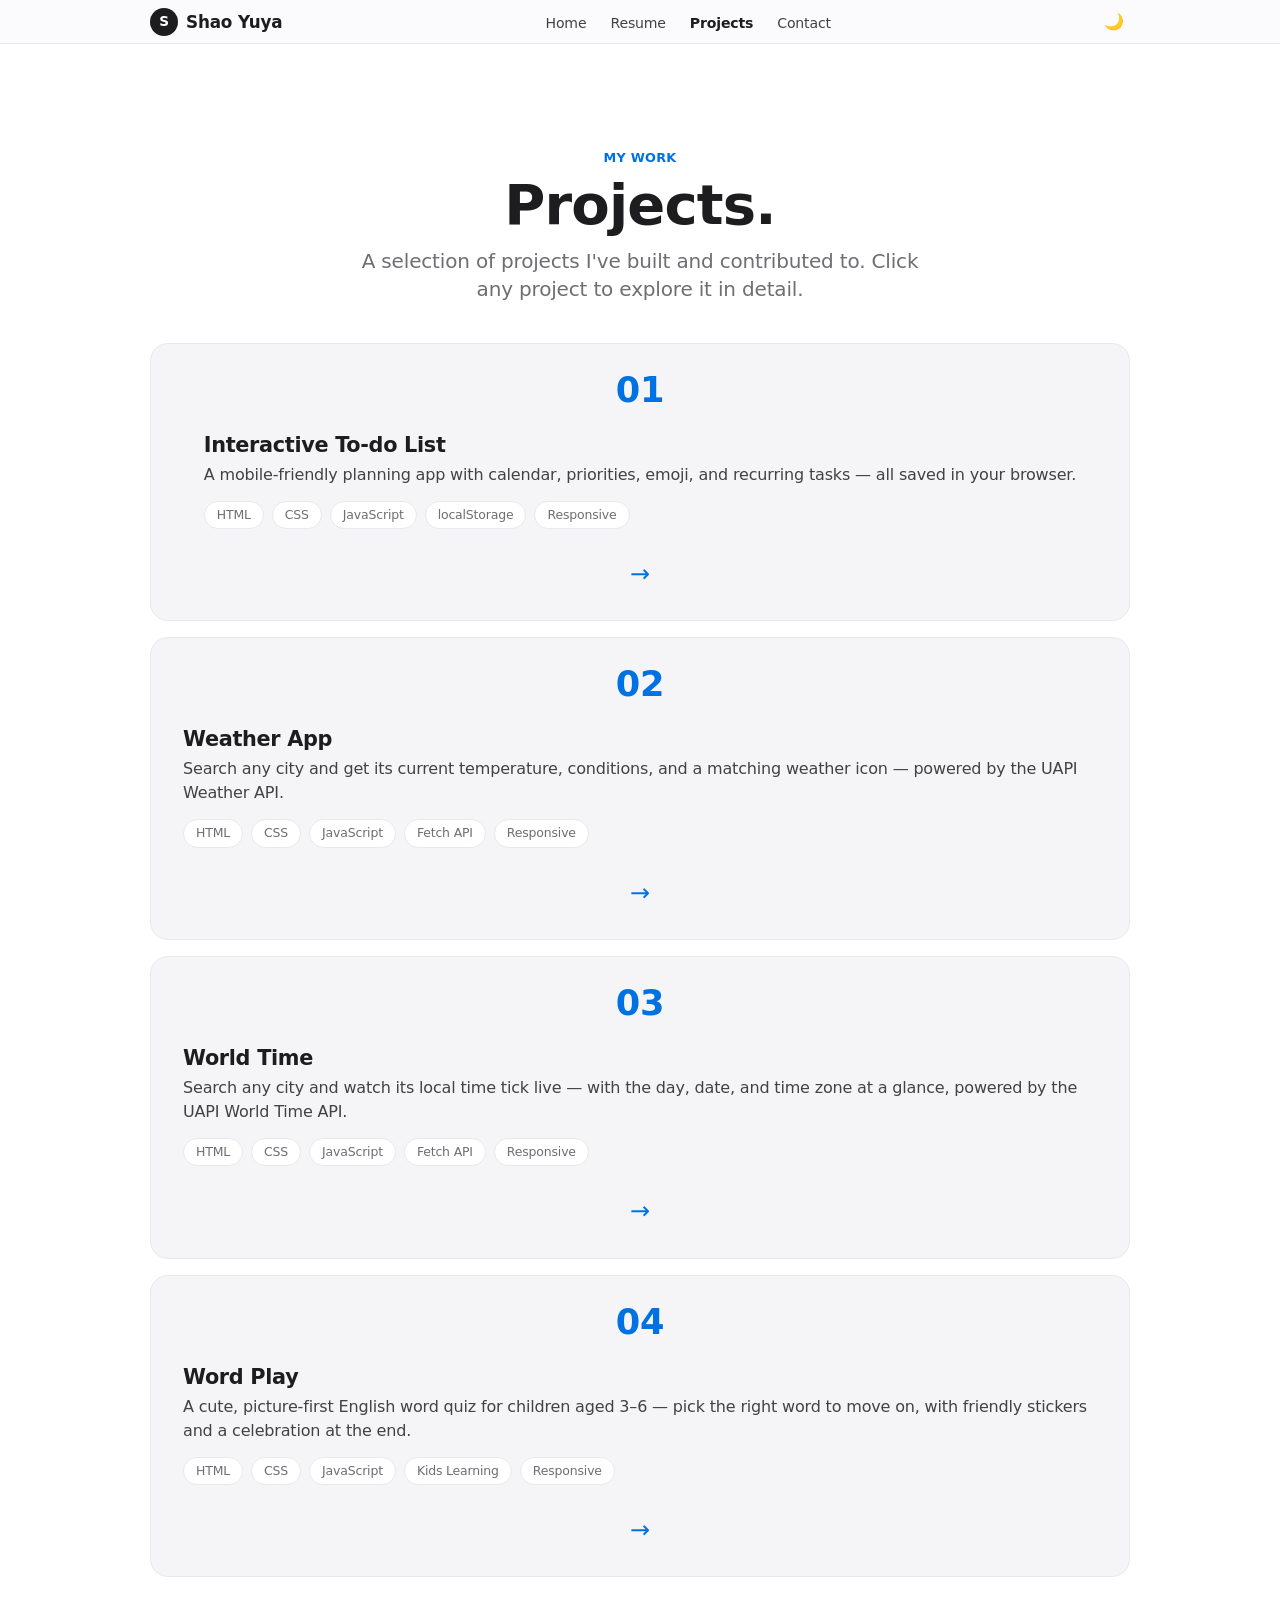
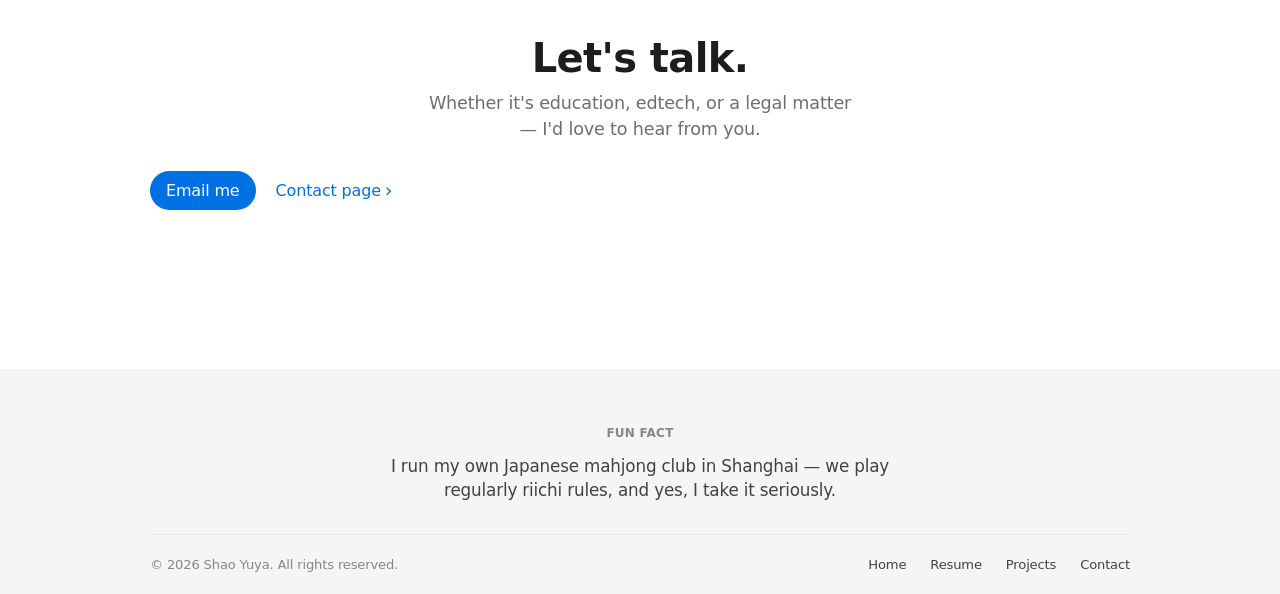
<file: projects.html>
<!DOCTYPE html>
<html lang="en">
<head>
  <meta charset="UTF-8" />
  <meta name="viewport" content="width=device-width, initial-scale=1.0" />
  <title>Projects — Shao Yuya</title>
  <meta name="description" content="Projects by Shao Yuya — interactive web apps and digital learning initiatives." />
  <link rel="stylesheet" href="styles.css" />
  <link rel="icon" href="data:image/svg+xml,%3Csvg xmlns='http://www.w3.org/2000/svg' viewBox='0 0 100 100'%3E%3Ccircle cx='50' cy='50' r='48' fill='%231d1d1f'/%3E%3Ctext x='50' y='68' font-size='52' text-anchor='middle' fill='white' font-family='sans-serif' font-weight='bold'%3ES%3C/text%3E%3C/svg%3E" />
  <script>
    (function() {
      var saved = localStorage.getItem('theme');
      if (saved) document.documentElement.setAttribute('data-theme', saved);
      else if (window.matchMedia('(prefers-color-scheme: dark)').matches)
        document.documentElement.setAttribute('data-theme', 'dark');
    })();
  </script>
</head>
<body>

  <header class="site-header">
    <div class="container nav">
      <a class="logo" href="index.html">
        <span class="logo-mark">S</span>
        Shao Yuya
      </a>
      <ul class="nav-links">
        <li><a href="index.html">Home</a></li>
        <li><a href="resume.html">Resume</a></li>
        <li><a href="projects.html" aria-current="page">Projects</a></li>
        <li><a href="contact.html">Contact</a></li>
      </ul>
      <div class="nav-actions">
        <button class="theme-toggle" aria-label="Toggle dark mode" title="Toggle dark mode">
          <span class="icon-moon">&#127769;</span>
          <span class="icon-sun">&#9728;&#65039;</span>
        </button>
        <button class="nav-toggle" aria-label="Toggle navigation" aria-expanded="false">
          <span></span><span></span><span></span>
        </button>
      </div>
    </div>
  </header>

  <main>
    <section class="page-hero">
      <div class="container reveal">
        <span class="eyebrow">My work</span>
        <h1>Projects.</h1>
        <p>A selection of projects I've built and contributed to. Click any project to explore it in detail.</p>
      </div>
    </section>

    <section class="section" style="padding-top: 0;">
      <div class="container">
        <div class="project-index reveal">

          <a class="project-card" href="project-todo.html">
            <span class="project-number">01</span>
            <div class="project-card-body">
              <h2>Interactive To-do List</h2>
              <p>A mobile-friendly planning app with calendar, priorities, emoji, and recurring tasks — all saved in your browser.</p>
              <div class="project-tags">
                <span class="tag">HTML</span>
                <span class="tag">CSS</span>
                <span class="tag">JavaScript</span>
                <span class="tag">localStorage</span>
                <span class="tag">Responsive</span>
              </div>
            </div>
            <span class="project-card-arrow" aria-hidden="true">&#8594;</span>
          </a>

          <a class="project-card" href="project-weather.html">
            <span class="project-number">02</span>
            <div class="project-card-body">
              <h2>Weather App</h2>
              <p>Search any city and get its current temperature, conditions, and a matching weather icon — powered by the UAPI Weather API.</p>
              <div class="project-tags">
                <span class="tag">HTML</span>
                <span class="tag">CSS</span>
                <span class="tag">JavaScript</span>
                <span class="tag">Fetch API</span>
                <span class="tag">Responsive</span>
              </div>
            </div>
            <span class="project-card-arrow" aria-hidden="true">&#8594;</span>
          </a>

          <a class="project-card" href="project-worldtime.html">
            <span class="project-number">03</span>
            <div class="project-card-body">
              <h2>World Time</h2>
              <p>Search any city and watch its local time tick live — with the day, date, and time zone at a glance, powered by the UAPI World Time API.</p>
              <div class="project-tags">
                <span class="tag">HTML</span>
                <span class="tag">CSS</span>
                <span class="tag">JavaScript</span>
                <span class="tag">Fetch API</span>
                <span class="tag">Responsive</span>
              </div>
            </div>
            <span class="project-card-arrow" aria-hidden="true">&#8594;</span>
          </a>

          <a class="project-card" href="project-english.html">
            <span class="project-number">04</span>
            <div class="project-card-body">
              <h2>Word Play</h2>
              <p>A cute, picture-first English word quiz for children aged 3–6 — pick the right word to move on, with friendly stickers and a celebration at the end.</p>
              <div class="project-tags">
                <span class="tag">HTML</span>
                <span class="tag">CSS</span>
                <span class="tag">JavaScript</span>
                <span class="tag">Kids Learning</span>
                <span class="tag">Responsive</span>
              </div>
            </div>
            <span class="project-card-arrow" aria-hidden="true">&#8594;</span>
          </a>

        </div>
      </div>

      <div class="container" style="text-align: center; margin-top: 60px;">
        <div class="reveal">
          <h2>Let's talk.</h2>
          <p style="color: var(--text-muted); max-width: 440px; margin: 12px auto 28px; font-size: 1.1rem;">Whether it's education, edtech, or a legal matter — I'd love to hear from you.</p>
          <div class="hero-actions">
            <a class="btn btn-primary" href="mailto:yuya.shao26@student.xjtlu.edu.cn">Email me</a>
            <a class="btn-link" href="contact.html">Contact page</a>
          </div>
        </div>
      </div>
    </section>
  </main>

  <footer class="site-footer">
    <div class="container">
      <div class="footer-fun">
        <span class="fun-label">Fun fact</span>
        <p>I run my own Japanese mahjong club in Shanghai — we play regularly riichi rules, and yes, I take it seriously.</p>
      </div>
      <div class="footer-bottom">
        <span>&copy; <span id="year"></span> Shao Yuya. All rights reserved.</span>
        <ul class="footer-nav">
          <li><a href="index.html">Home</a></li>
          <li><a href="resume.html">Resume</a></li>
          <li><a href="projects.html">Projects</a></li>
          <li><a href="contact.html">Contact</a></li>
        </ul>
      </div>
    </div>
  </footer>

  <script src="script.js"></script>
</body>
</html>
</file>
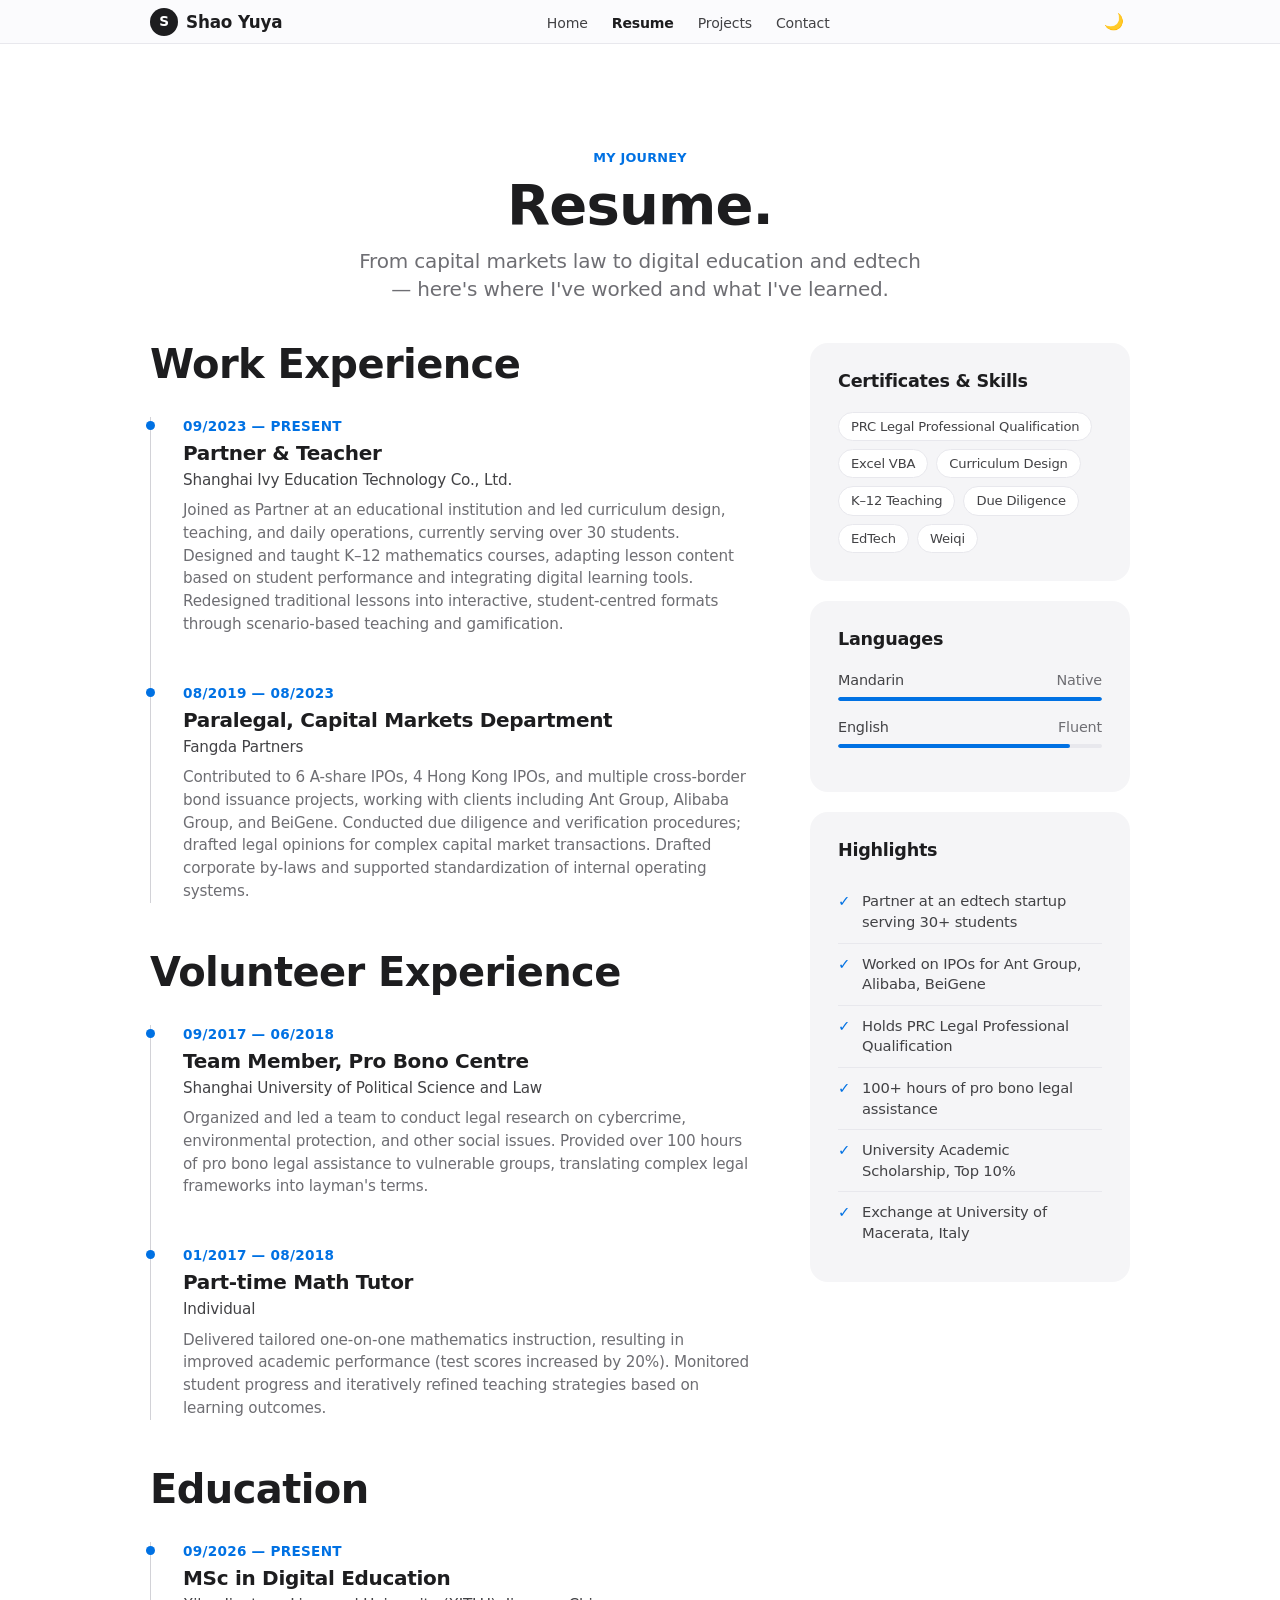
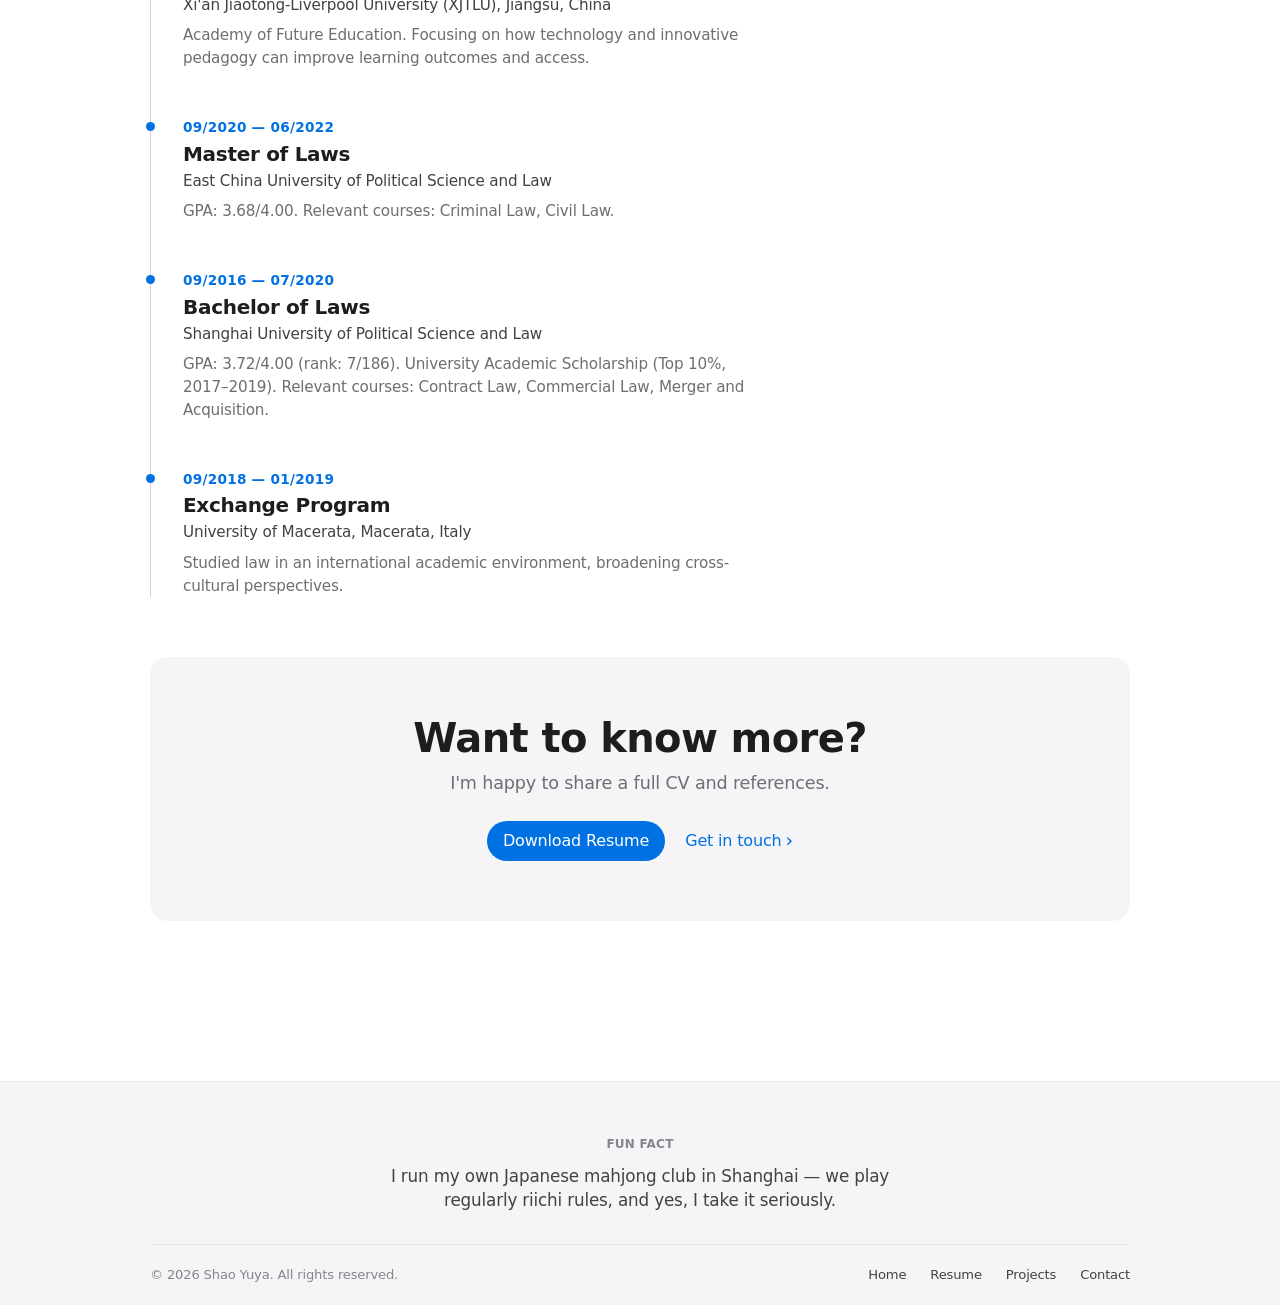
<file: resume.html>
<!DOCTYPE html>
<html lang="en">
<head>
  <meta charset="UTF-8" />
  <meta name="viewport" content="width=device-width, initial-scale=1.0" />
  <title>Resume — Shao Yuya</title>
  <meta name="description" content="Shao Yuya's resume: experience in education, law, and digital learning." />
  <link rel="stylesheet" href="styles.css" />
  <link rel="icon" href="data:image/svg+xml,%3Csvg xmlns='http://www.w3.org/2000/svg' viewBox='0 0 100 100'%3E%3Ccircle cx='50' cy='50' r='48' fill='%231d1d1f'/%3E%3Ctext x='50' y='68' font-size='52' text-anchor='middle' fill='white' font-family='sans-serif' font-weight='bold'%3ES%3C/text%3E%3C/svg%3E" />
  <script>
    (function() {
      var saved = localStorage.getItem('theme');
      if (saved) document.documentElement.setAttribute('data-theme', saved);
      else if (window.matchMedia('(prefers-color-scheme: dark)').matches)
        document.documentElement.setAttribute('data-theme', 'dark');
    })();
  </script>
</head>
<body>

  <header class="site-header">
    <div class="container nav">
      <a class="logo" href="index.html">
        <span class="logo-mark">S</span>
        Shao Yuya
      </a>
      <ul class="nav-links">
        <li><a href="index.html">Home</a></li>
        <li><a href="resume.html" aria-current="page">Resume</a></li>
        <li><a href="projects.html">Projects</a></li>
        <li><a href="contact.html">Contact</a></li>
      </ul>
      <div class="nav-actions">
        <button class="theme-toggle" aria-label="Toggle dark mode" title="Toggle dark mode">
          <span class="icon-moon">&#127769;</span>
          <span class="icon-sun">&#9728;&#65039;</span>
        </button>
        <button class="nav-toggle" aria-label="Toggle navigation" aria-expanded="false">
          <span></span><span></span><span></span>
        </button>
      </div>
    </div>
  </header>

  <main>
    <section class="page-hero">
      <div class="container reveal">
        <span class="eyebrow">My journey</span>
        <h1>Resume.</h1>
        <p>From capital markets law to digital education and edtech — here's where I've worked and what I've learned.</p>
      </div>
    </section>

    <section class="section" style="padding-top: 0;">
      <div class="container resume-layout">

        <!-- Experience + Education -->
        <div>
          <h2 class="reveal" style="margin-bottom: 32px;">Work Experience</h2>
          <div class="timeline reveal">
            <article class="timeline-item">
              <span class="period">09/2023 — Present</span>
              <h3>Partner &amp; Teacher</h3>
              <div class="org">Shanghai Ivy Education Technology Co., Ltd.</div>
              <p>Joined as Partner at an educational institution and led curriculum design, teaching, and daily operations, currently serving over 30 students. Designed and taught K–12 mathematics courses, adapting lesson content based on student performance and integrating digital learning tools. Redesigned traditional lessons into interactive, student-centred formats through scenario-based teaching and gamification.</p>
            </article>
            <article class="timeline-item">
              <span class="period">08/2019 — 08/2023</span>
              <h3>Paralegal, Capital Markets Department</h3>
              <div class="org">Fangda Partners</div>
              <p>Contributed to 6 A-share IPOs, 4 Hong Kong IPOs, and multiple cross-border bond issuance projects, working with clients including Ant Group, Alibaba Group, and BeiGene. Conducted due diligence and verification procedures; drafted legal opinions for complex capital market transactions. Drafted corporate by-laws and supported standardization of internal operating systems.</p>
            </article>
          </div>

          <h2 class="reveal" style="margin: 48px 0 32px;">Volunteer Experience</h2>
          <div class="timeline reveal">
            <article class="timeline-item">
              <span class="period">09/2017 — 06/2018</span>
              <h3>Team Member, Pro Bono Centre</h3>
              <div class="org">Shanghai University of Political Science and Law</div>
              <p>Organized and led a team to conduct legal research on cybercrime, environmental protection, and other social issues. Provided over 100 hours of pro bono legal assistance to vulnerable groups, translating complex legal frameworks into layman's terms.</p>
            </article>
            <article class="timeline-item">
              <span class="period">01/2017 — 08/2018</span>
              <h3>Part-time Math Tutor</h3>
              <div class="org">Individual</div>
              <p>Delivered tailored one-on-one mathematics instruction, resulting in improved academic performance (test scores increased by 20%). Monitored student progress and iteratively refined teaching strategies based on learning outcomes.</p>
            </article>
          </div>

          <h2 class="reveal" style="margin: 48px 0 32px;">Education</h2>
          <div class="timeline reveal">
            <article class="timeline-item">
              <span class="period">09/2026 — Present</span>
              <h3>MSc in Digital Education</h3>
              <div class="org">Xi'an Jiaotong-Liverpool University (XJTLU), Jiangsu, China</div>
              <p>Academy of Future Education. Focusing on how technology and innovative pedagogy can improve learning outcomes and access.</p>
            </article>
            <article class="timeline-item">
              <span class="period">09/2020 — 06/2022</span>
              <h3>Master of Laws</h3>
              <div class="org">East China University of Political Science and Law</div>
              <p>GPA: 3.68/4.00. Relevant courses: Criminal Law, Civil Law.</p>
            </article>
            <article class="timeline-item">
              <span class="period">09/2016 — 07/2020</span>
              <h3>Bachelor of Laws</h3>
              <div class="org">Shanghai University of Political Science and Law</div>
              <p>GPA: 3.72/4.00 (rank: 7/186). University Academic Scholarship (Top 10%, 2017–2019). Relevant courses: Contract Law, Commercial Law, Merger and Acquisition.</p>
            </article>
            <article class="timeline-item">
              <span class="period">09/2018 — 01/2019</span>
              <h3>Exchange Program</h3>
              <div class="org">University of Macerata, Macerata, Italy</div>
              <p>Studied law in an international academic environment, broadening cross-cultural perspectives.</p>
            </article>
          </div>
        </div>

        <!-- Sidebar -->
        <aside>
          <div class="panel reveal">
            <h3>Certificates &amp; Skills</h3>
            <div class="skill-tags">
              <span class="tag">PRC Legal Professional Qualification</span>
              <span class="tag">Excel VBA</span>
              <span class="tag">Curriculum Design</span>
              <span class="tag">K–12 Teaching</span>
              <span class="tag">Due Diligence</span>
              <span class="tag">EdTech</span>
              <span class="tag">Weiqi</span>
            </div>
          </div>

          <div class="panel reveal">
            <h3>Languages</h3>
            <div class="skill-bar">
              <div class="skill-label"><span>Mandarin</span><span>Native</span></div>
              <div class="bar-track"><div class="bar-fill" style="width: 100%;"></div></div>
            </div>
            <div class="skill-bar">
              <div class="skill-label"><span>English</span><span>Fluent</span></div>
              <div class="bar-track"><div class="bar-fill" style="width: 88%;"></div></div>
            </div>
          </div>

          <div class="panel reveal">
            <h3>Highlights</h3>
            <ul class="detail-list">
              <li>Partner at an edtech startup serving 30+ students</li>
              <li>Worked on IPOs for Ant Group, Alibaba, BeiGene</li>
              <li>Holds PRC Legal Professional Qualification</li>
              <li>100+ hours of pro bono legal assistance</li>
              <li>University Academic Scholarship, Top 10%</li>
              <li>Exchange at University of Macerata, Italy</li>
            </ul>
          </div>
        </aside>
      </div>

      <div class="container">
        <div class="resume-cta reveal">
          <h2>Want to know more?</h2>
          <p>I'm happy to share a full CV and references.</p>
          <div class="hero-actions" style="justify-content: center;">
            <a class="btn btn-primary" href="resume.pdf" download="Shao-Yuya-Resume.pdf">Download Resume</a>
            <a class="btn-link" href="contact.html">Get in touch</a>
          </div>
        </div>
      </div>
    </section>
  </main>

  <footer class="site-footer">
    <div class="container">
      <div class="footer-fun">
        <span class="fun-label">Fun fact</span>
        <p>I run my own Japanese mahjong club in Shanghai — we play regularly riichi rules, and yes, I take it seriously.</p>
      </div>
      <div class="footer-bottom">
        <span>&copy; <span id="year"></span> Shao Yuya. All rights reserved.</span>
        <ul class="footer-nav">
          <li><a href="index.html">Home</a></li>
          <li><a href="resume.html">Resume</a></li>
          <li><a href="projects.html">Projects</a></li>
          <li><a href="contact.html">Contact</a></li>
        </ul>
      </div>
    </div>
  </footer>

  <script src="script.js"></script>
</body>
</html>
</file>
<file: personal-website/styles.css>
/* ============================================
   Personal Website — Apple-inspired Minimalist
   ============================================ */

:root {
  /* Light palette */
  --bg: #ffffff;
  --surface: #f5f5f7;
  --surface-2: #fbfbfd;
  --text: #1d1d1f;
  --text-secondary: #424245;
  --text-muted: #6e6e73;
  --text-meta: #86868b;
  --accent: #0071e3;
  --accent-hover: #0077ed;
  --accent-active: #0066cc;
  --accent-soft: rgba(0, 113, 227, 0.08);
  --on-accent: #ffffff;
  --border: #d2d2d7;
  --border-soft: #e8e8ed;
  --footer-bg: #f5f5f7;
  --footer-text: #6e6e73;
  --footer-link: #424245;
  --header-bg: rgba(251, 251, 253, 0.8);
  --on-surface: #1d1d1f;
  --input-bg: #f5f5f7;
  --success-bg: #f0f5ff;
  --success-text: #0066cc;

  /* Shape */
  --r-sm: 8px;
  --r-md: 12px;
  --r-lg: 18px;
  --r-pill: 980px;

  /* Shadows */
  --shadow-ring: 0 0 0 1px var(--border);
  --shadow-raised: 0 12px 32px rgba(0, 0, 0, 0.08);

  --container: 980px;
  --nav-h: 44px;
}

/* ---------- Dark theme ---------- */
[data-theme="dark"] {
  --bg: #000000;
  --surface: #1d1d1f;
  --surface-2: #161617;
  --text: #f5f5f7;
  --text-secondary: #d2d2d7;
  --text-muted: #a1a1a6;
  --text-meta: #86868b;
  --accent: #2997ff;
  --accent-hover: #3aa8ff;
  --accent-active: #1e88e5;
  --accent-soft: rgba(41, 151, 255, 0.12);
  --on-accent: #ffffff;
  --border: #424245;
  --border-soft: #2c2c2e;
  --footer-bg: #1d1d1f;
  --footer-text: #a1a1a6;
  --footer-link: #d2d2d7;
  --header-bg: rgba(22, 22, 23, 0.8);
  --on-surface: #f5f5f7;
  --input-bg: #1d1d1f;
  --success-bg: #0a1f3a;
  --success-text: #5ab3ff;

  --shadow-ring: 0 0 0 1px var(--border);
  --shadow-raised: 0 12px 32px rgba(0, 0, 0, 0.5);
}

/* ---------- Reset ---------- */
*,
*::before,
*::after {
  box-sizing: border-box;
  margin: 0;
  padding: 0;
}

html {
  scroll-behavior: smooth;
  -webkit-text-size-adjust: 100%;
}

body {
  font-family: -apple-system, "SF Pro Text", "Helvetica Neue", system-ui, sans-serif;
  background-color: var(--bg);
  color: var(--text);
  line-height: 1.47;
  font-size: 17px;
  letter-spacing: -0.01em;
  -webkit-font-smoothing: antialiased;
  -moz-osx-font-smoothing: grayscale;
  transition: background-color 0.3s ease, color 0.3s ease;
}

img {
  max-width: 100%;
  display: block;
}

a {
  color: var(--accent);
  text-decoration: none;
  font-weight: 400;
  transition: color 0.15s ease;
}

a:hover {
  color: var(--accent-hover);
  text-decoration: underline;
}

h1, h2, h3, h4 {
  font-family: -apple-system, "SF Pro Display", "Helvetica Neue", system-ui, sans-serif;
  line-height: 1.05;
  font-weight: 600;
  letter-spacing: -0.015em;
  color: var(--text);
}

h1 { font-size: clamp(2.5rem, 6vw, 3.5rem); font-weight: 600; }
h2 { font-size: clamp(1.75rem, 4vw, 2.5rem); font-weight: 600; }
h3 { font-size: 1.25rem; font-weight: 600; line-height: 1.2; }

.container {
  width: min(100% - 2rem, var(--container));
  margin-inline: auto;
}

.section {
  padding: 80px 0;
}

.section-head {
  text-align: center;
  max-width: 680px;
  margin: 0 auto 56px;
}

.section-head p {
  color: var(--text-muted);
  margin-top: 12px;
  font-size: 1.25rem;
  line-height: 1.4;
}

.eyebrow {
  display: inline-block;
  font-size: 0.8rem;
  font-weight: 600;
  letter-spacing: 0.02em;
  text-transform: uppercase;
  color: var(--accent);
  margin-bottom: 8px;
  background: none;
  padding: 0;
  border-radius: 0;
}

/* ---------- Buttons ---------- */
.btn {
  display: inline-flex;
  align-items: center;
  gap: 6px;
  padding: 8px 16px;
  border-radius: var(--r-pill);
  font-weight: 400;
  font-size: 1rem;
  border: none;
  cursor: pointer;
  transition: background 0.15s ease, color 0.15s ease, transform 0.15s ease;
  text-decoration: none;
}

.btn-primary {
  background: var(--accent);
  color: var(--on-accent);
}

.btn-primary:hover {
  background: var(--accent-hover);
  color: var(--on-accent);
  text-decoration: none;
  transform: none;
}

.btn-primary:active {
  background: var(--accent-active);
}

.btn-ghost {
  background: transparent;
  color: var(--accent);
  border: 1px solid var(--accent);
}

.btn-ghost:hover {
  background: var(--accent-soft);
  color: var(--accent);
  text-decoration: none;
}

.btn-link {
  display: inline-flex;
  align-items: center;
  gap: 4px;
  color: var(--accent);
  font-size: 1rem;
  font-weight: 400;
  background: none;
  border: none;
  cursor: pointer;
  padding: 0;
  text-decoration: none;
}

.btn-link:hover {
  text-decoration: underline;
  color: var(--accent-hover);
}

.btn-link::after {
  content: "\203A";
  font-size: 1.2em;
  line-height: 1;
}

/* ---------- Header / Navigation ---------- */
.site-header {
  position: sticky;
  top: 0;
  z-index: 9999;
  height: var(--nav-h);
  background: var(--header-bg);
  backdrop-filter: saturate(180%) blur(20px);
  -webkit-backdrop-filter: saturate(180%) blur(20px);
  border-bottom: 1px solid var(--border-soft);
}

.nav {
  display: flex;
  align-items: center;
  justify-content: space-between;
  height: var(--nav-h);
}

.nav-actions {
  display: flex;
  align-items: center;
  gap: 4px;
}

.logo {
  display: flex;
  align-items: center;
  gap: 8px;
  font-size: 1.05rem;
  font-weight: 600;
  color: var(--text);
  letter-spacing: -0.01em;
}

.logo:hover { color: var(--text); text-decoration: none; }

.logo-mark {
  display: grid;
  place-items: center;
  width: 28px;
  height: 28px;
  border-radius: 50%;
  background: var(--text);
  color: var(--bg);
  font-size: 0.85rem;
  font-weight: 600;
}

.nav-links {
  display: flex;
  align-items: center;
  gap: 0;
  list-style: none;
}

.nav-links a {
  display: inline-block;
  padding: 0 12px;
  color: var(--text-secondary);
  font-weight: 400;
  font-size: 0.88rem;
  border-radius: 0;
  transition: color 0.15s ease;
}

.nav-links a:hover {
  background: none;
  color: var(--text);
  text-decoration: none;
}

.nav-links a[aria-current="page"] {
  color: var(--text);
  font-weight: 600;
  background: none;
}

.nav-toggle {
  display: none;
  background: none;
  border: none;
  cursor: pointer;
  padding: 8px;
}

.nav-toggle span {
  display: block;
  width: 18px;
  height: 1px;
  margin: 4px 0;
  background: var(--text);
  transition: transform 0.3s ease, opacity 0.3s ease;
}

.nav-toggle.open span:nth-child(1) { transform: translateY(5px) rotate(45deg); }
.nav-toggle.open span:nth-child(2) { opacity: 0; }
.nav-toggle.open span:nth-child(3) { transform: translateY(-5px) rotate(-45deg); }

/* ---------- Theme toggle ---------- */
.theme-toggle {
  display: grid;
  place-items: center;
  width: 32px;
  height: 32px;
  flex-shrink: 0;
  margin-left: 4px;
  background: none;
  border: none;
  cursor: pointer;
  font-size: 1rem;
  line-height: 1;
  color: var(--text-secondary);
  transition: color 0.15s ease;
}

.theme-toggle:hover {
  color: var(--text);
}

.theme-toggle .icon-sun { display: none; }
.theme-toggle .icon-moon { display: block; }

[data-theme="dark"] .theme-toggle .icon-sun { display: block; }
[data-theme="dark"] .theme-toggle .icon-moon { display: none; }

/* ---------- Hero ---------- */
.hero {
  padding: 100px 0 60px;
  text-align: left;
  position: relative;
  overflow: hidden;
}

/* Animated gradient mesh background */
.hero-bg {
  position: absolute;
  inset: 0;
  z-index: 0;
  pointer-events: none;
  overflow: hidden;
}

.hero-orb {
  position: absolute;
  border-radius: 50%;
  filter: blur(80px);
  opacity: 0.35;
  will-change: transform;
}

[data-theme="dark"] .hero-orb {
  opacity: 0.18;
}

.hero-orb--1 {
  width: 400px; height: 400px;
  background: radial-gradient(circle, var(--accent), transparent 70%);
  top: -120px; left: -80px;
  animation: orbFloat1 18s ease-in-out infinite;
}

.hero-orb--2 {
  width: 360px; height: 360px;
  background: radial-gradient(circle, #6e6e73, transparent 70%);
  bottom: -100px; right: -60px;
  animation: orbFloat2 22s ease-in-out infinite;
}

.hero-orb--3 {
  width: 300px; height: 300px;
  background: radial-gradient(circle, var(--accent), transparent 70%);
  top: 40%; left: 50%;
  opacity: 0.12;
  animation: orbFloat3 20s ease-in-out infinite;
}

@keyframes orbFloat1 {
  0%, 100% { transform: translate(0, 0) scale(1); }
  33%      { transform: translate(40px, 30px) scale(1.1); }
  66%      { transform: translate(-20px, 50px) scale(0.95); }
}
@keyframes orbFloat2 {
  0%, 100% { transform: translate(0, 0) scale(1); }
  50%      { transform: translate(-50px, -30px) scale(1.12); }
}
@keyframes orbFloat3 {
  0%, 100% { transform: translate(-50%, -50%) scale(1); }
  50%      { transform: translate(-40%, -60%) scale(1.2); }
}

/* Staggered hero text entrance */
.hero .hero-photo,
.hero .hero-text > * {
  opacity: 0;
  transform: translateY(24px);
  animation: heroIn 0.9s cubic-bezier(0.28, 0, 0.22, 1) forwards;
}
.hero .hero-photo { animation-delay: 0.1s; }
.hero .hero-text > *:nth-child(1) { animation-delay: 0.25s; }
.hero .hero-text > *:nth-child(2) { animation-delay: 0.4s; }
.hero .hero-text > *:nth-child(3) { animation-delay: 0.55s; }

@keyframes heroIn {
  to { opacity: 1; transform: translateY(0); }
}

.hero-grid {
  position: relative;
  z-index: 1;
}

.hero-grid {
  display: flex;
  flex-direction: row;
  align-items: center;
  gap: 64px;
}

.hero-text {
  flex: 1;
  max-width: 680px;
}

.hero-kicker {
  display: inline-block;
  color: var(--accent);
  font-weight: 600;
  font-size: 0.95rem;
  letter-spacing: 0.02em;
  margin-bottom: 14px;
  background: none;
  padding: 0;
  border-radius: 0;
}

.hero h1 {
  margin-bottom: 16px;
}

.hero p.lead {
  font-size: 1.2rem;
  line-height: 1.5;
  color: var(--text-secondary);
  margin: 0 0 32px;
  max-width: 540px;
  font-weight: 400;
}

.hero-actions {
  display: flex;
  flex-wrap: wrap;
  gap: 20px;
  justify-content: flex-start;
  align-items: center;
}

.hero-photo {
  flex-shrink: 0;
  width: 260px;
  position: relative;
}

.hero-photo::before {
  content: "";
  position: absolute;
  inset: -14px;
  border-radius: 50%;
  border: 2px solid var(--accent);
  opacity: 0.25;
  pointer-events: none;
}

.hero-photo::after {
  content: "";
  position: absolute;
  inset: -28px;
  border-radius: 50%;
  border: 1px solid var(--accent);
  opacity: 0.12;
  pointer-events: none;
}

.hero-photo img {
  width: 100%;
  aspect-ratio: 1;
  object-fit: cover;
  border-radius: 50%;
  box-shadow: 0 8px 32px rgba(0, 0, 0, 0.12);
  border: 4px solid var(--surface);
  position: relative;
  z-index: 1;
}

.hero-badge {
  display: none;
}

/* ---------- Likes cards ---------- */
.likes-section {
  background: var(--surface);
  border-radius: var(--r-lg);
  padding: 60px 40px;
  margin-top: 0;
}

.card-grid {
  display: grid;
  grid-template-columns: repeat(3, 1fr);
  gap: 20px;
}

.like-card {
  background: var(--bg);
  border-radius: var(--r-lg);
  padding: 40px 28px;
  text-align: center;
  box-shadow: none;
  border: none;
  transition: transform 0.3s ease;
}

.like-card:hover {
  transform: scale(1.02);
  box-shadow: none;
}

.like-icon {
  width: 56px;
  height: 56px;
  aspect-ratio: 1;
  object-fit: contain;
  border-radius: 50%;
  margin: 0 auto 20px;
}

.like-card .emoji {
  font-size: 2.5rem;
  display: block;
  margin-bottom: 12px;
}

.like-card h3 {
  margin-bottom: 8px;
}

.like-card p {
  color: var(--text-muted);
  font-size: 0.95rem;
  line-height: 1.4;
  margin-top: 0;
}

/* ---------- Page hero (sub-pages) ---------- */
.page-hero {
  text-align: center;
  padding: 100px 0 40px;
}

.page-hero p {
  color: var(--text-muted);
  max-width: 580px;
  margin: 12px auto 0;
  font-size: 1.25rem;
  line-height: 1.4;
}

/* ---------- Resume ---------- */
.resume-layout {
  display: grid;
  grid-template-columns: 1fr 320px;
  gap: 60px;
  align-items: start;
}

.timeline {
  position: relative;
  margin-top: 0;
}

.timeline-item {
  position: relative;
  padding: 0 0 48px 32px;
  border-left: 1px solid var(--border);
}

.timeline-item:last-child { padding-bottom: 0; }

.timeline-item::before {
  content: "";
  position: absolute;
  left: -5px;
  top: 4px;
  width: 9px;
  height: 9px;
  border-radius: 50%;
  background: var(--accent);
  border: none;
  box-shadow: none;
}

.timeline-item .period {
  font-size: 0.85rem;
  font-weight: 600;
  color: var(--accent);
  text-transform: uppercase;
  letter-spacing: 0.02em;
  display: block;
  margin-bottom: 4px;
}

.timeline-item h3 {
  margin: 0 0 4px;
}

.timeline-item .org {
  font-weight: 400;
  color: var(--text-secondary);
  margin-bottom: 8px;
  font-size: 0.95rem;
}

.timeline-item p {
  color: var(--text-muted);
  font-size: 0.95rem;
  line-height: 1.5;
}

.panel {
  background: var(--surface);
  border: none;
  border-radius: var(--r-lg);
  padding: 28px;
  box-shadow: none;
  margin-bottom: 20px;
}

.panel h3 {
  display: flex;
  align-items: center;
  gap: 8px;
  margin-bottom: 20px;
  font-size: 1.1rem;
}

.skill-tags {
  display: flex;
  flex-wrap: wrap;
  gap: 8px;
}

.tag {
  display: inline-block;
  background: var(--bg);
  color: var(--text-secondary);
  border: 1px solid var(--border-soft);
  font-size: 0.82rem;
  font-weight: 400;
  padding: 4px 12px;
  border-radius: var(--r-pill);
}

.skill-bar {
  margin-bottom: 16px;
}

.skill-bar .skill-label {
  display: flex;
  justify-content: space-between;
  font-size: 0.9rem;
  font-weight: 400;
  color: var(--text-secondary);
  margin-bottom: 6px;
}

.skill-bar .skill-label span:last-child {
  color: var(--text-muted);
  font-weight: 400;
}

.bar-track {
  height: 4px;
  background: var(--border-soft);
  border-radius: var(--r-pill);
  overflow: hidden;
}

.bar-fill {
  height: 100%;
  border-radius: var(--r-pill);
  background: var(--accent);
}

.detail-list {
  list-style: none;
}

.detail-list li {
  padding: 10px 0 10px 24px;
  position: relative;
  color: var(--text-secondary);
  font-size: 0.92rem;
  border-bottom: 1px solid var(--border-soft);
  line-height: 1.4;
}

.detail-list li:last-child { border-bottom: none; }

.detail-list li::before {
  content: "\2713";
  position: absolute;
  left: 0;
  color: var(--accent);
  font-weight: 600;
}

.resume-cta {
  text-align: center;
  margin-top: 60px;
  background: var(--surface);
  border-radius: var(--r-lg);
  padding: 60px 40px;
}

.resume-cta h2 {
  margin-bottom: 12px;
}

.resume-cta p {
  color: var(--text-muted);
  margin-bottom: 24px;
  font-size: 1.1rem;
}

/* ---------- Projects ---------- */
.project-grid {
  display: grid;
  grid-template-columns: repeat(2, 1fr);
  gap: 20px;
}

.project-card {
  background: var(--surface);
  border: none;
  border-radius: var(--r-lg);
  overflow: hidden;
  box-shadow: none;
  display: flex;
  flex-direction: column;
  transition: transform 0.3s ease;
}

.project-card:hover {
  transform: scale(1.01);
  box-shadow: none;
}

.project-thumb {
  aspect-ratio: 16 / 10;
  object-fit: cover;
  width: 100%;
}

.project-gallery {
  display: grid;
  grid-template-columns: repeat(3, 1fr);
  gap: 2px;
}

.project-gallery img {
  aspect-ratio: 4 / 3;
  object-fit: cover;
  width: 100%;
}

.project-body {
  padding: 28px;
  display: flex;
  flex-direction: column;
  flex: 1;
}

.project-body h3 {
  margin-bottom: 8px;
}

.project-body p {
  color: var(--text-muted);
  font-size: 0.95rem;
  line-height: 1.5;
  flex: 1;
}

.project-tags {
  display: flex;
  flex-wrap: wrap;
  gap: 8px;
  margin: 16px 0 20px;
}

.project-tags .tag {
  background: var(--bg);
  border-color: var(--border-soft);
  color: var(--text-muted);
  font-size: 0.78rem;
}

.project-links {
  display: flex;
  gap: 24px;
}

.project-links a {
  font-size: 0.95rem;
  display: inline-flex;
  align-items: center;
  gap: 4px;
  font-weight: 400;
}

/* ---------- Project index ---------- */
.project-index {
  display: flex;
  flex-direction: column;
  gap: 16px;
}

.project-card {
  display: flex;
  align-items: center;
  gap: 28px;
  padding: 28px 32px;
  background: var(--surface);
  border: 1px solid var(--border-soft);
  border-radius: var(--r-lg);
  text-decoration: none;
  color: inherit;
  transition: border-color 0.2s ease, box-shadow 0.2s ease, transform 0.2s ease;
}

.project-card:hover {
  border-color: var(--accent);
  box-shadow: 0 4px 20px rgba(0, 0, 0, 0.06);
  transform: translateY(-2px);
}

.project-card--soon {
  opacity: 0.55;
  cursor: default;
  pointer-events: none;
}

.project-number {
  font-size: 2.2rem;
  font-weight: 700;
  color: var(--accent);
  flex-shrink: 0;
  line-height: 1;
  font-variant-numeric: tabular-nums;
}

.project-card-body {
  flex: 1;
}

.project-card-body h2 {
  font-size: 1.3rem;
  margin-bottom: 6px;
}

.project-card-body p {
  font-size: 1rem;
  color: var(--text-secondary);
  line-height: 1.5;
}

.project-card-body .project-tags {
  margin: 14px 0 0;
}

.project-card-arrow {
  font-size: 1.5rem;
  color: var(--accent);
  flex-shrink: 0;
  transition: transform 0.2s ease;
}

.project-card:hover .project-card-arrow {
  transform: translateX(4px);
}

.back-link {
  display: inline-block;
  font-size: 0.9rem;
  color: var(--accent);
  text-decoration: none;
  margin-bottom: 16px;
  font-weight: 500;
}

.back-link:hover {
  text-decoration: underline;
}

@media (max-width: 640px) {
  .project-card {
    flex-direction: column;
    align-items: flex-start;
    gap: 12px;
    padding: 24px 20px;
  }

  .project-card-arrow { display: none; }

  .project-number { font-size: 1.6rem; }
}

/* ---------- Contact ---------- */
.contact-grid {
  display: grid;
  grid-template-columns: 1fr 1fr;
  gap: 40px;
  align-items: start;
}

.contact-info {
  background: var(--surface);
  color: var(--text);
  border-radius: var(--r-lg);
  padding: 40px;
  border: none;
}

.contact-info h2 {
  color: var(--text);
  margin-bottom: 12px;
}

.contact-info > p {
  margin: 0 0 32px;
  color: var(--text-muted);
  font-size: 1.05rem;
  line-height: 1.4;
}

.contact-item {
  display: flex;
  align-items: center;
  gap: 16px;
  padding: 14px 0;
  border-bottom: 1px solid var(--border-soft);
}

.contact-item:last-of-type { border-bottom: none; }

.contact-icon {
  flex-shrink: 0;
  width: 32px;
  height: 32px;
  display: grid;
  place-items: center;
  border-radius: 50%;
  background: var(--bg);
  font-size: 0.9rem;
}

.contact-item strong {
  display: block;
  color: var(--text);
  font-size: 0.88rem;
  font-weight: 600;
  margin-bottom: 2px;
}

.contact-item a,
.contact-item span {
  color: var(--text-muted);
  font-weight: 400;
  font-size: 0.95rem;
}

.contact-item a:hover {
  color: var(--accent);
  text-decoration: none;
}

.social-row {
  display: flex;
  gap: 12px;
  margin-top: 28px;
}

.social-row a {
  display: grid;
  place-items: center;
  width: 36px;
  height: 36px;
  border-radius: 50%;
  background: var(--bg);
  color: var(--text-secondary);
  font-weight: 600;
  font-size: 0.72rem;
  transition: background 0.15s ease, color 0.15s ease;
  text-decoration: none;
}

.social-row a:hover {
  background: var(--accent);
  color: var(--on-accent);
  text-decoration: none;
}

.contact-form {
  background: var(--surface);
  border: none;
  border-radius: var(--r-lg);
  padding: 40px;
  box-shadow: none;
}

.form-row {
  display: grid;
  grid-template-columns: 1fr 1fr;
  gap: 16px;
}

.field { margin-bottom: 20px; }

.field label {
  display: block;
  font-weight: 600;
  font-size: 0.85rem;
  color: var(--text-secondary);
  margin-bottom: 8px;
}

.field input,
.field textarea {
  width: 100%;
  font: inherit;
  font-weight: 400;
  color: var(--text);
  background: var(--input-bg);
  border: 1px solid transparent;
  border-radius: var(--r-md);
  padding: 12px 16px;
  transition: border-color 0.15s ease, background 0.15s ease;
  font-size: 1rem;
}

.field textarea {
  resize: vertical;
  min-height: 120px;
  font-family: inherit;
}

.field input:focus,
.field textarea:focus {
  outline: none;
  border-color: var(--accent);
  background: var(--input-bg);
  box-shadow: 0 0 0 4px var(--accent-soft);
}

.form-note {
  font-size: 0.82rem;
  color: var(--text-meta);
  margin-top: 16px;
  text-align: center;
}

.form-success {
  display: none;
  background: var(--success-bg);
  color: var(--success-text);
  border-radius: var(--r-md);
  padding: 16px 20px;
  font-weight: 600;
  margin-top: 16px;
  text-align: center;
  font-size: 0.95rem;
}

.form-success.show { display: block; }

.form-error {
  display: none;
  background: rgba(220, 38, 38, 0.1);
  color: #c02626;
  border-radius: var(--r-md);
  padding: 16px 20px;
  font-weight: 600;
  margin-top: 16px;
  text-align: center;
  font-size: 0.95rem;
}

[data-theme="dark"] .form-error {
  background: rgba(248, 113, 113, 0.12);
  color: #ff8a80;
}

.form-error.show { display: block; }

/* ---------- Footer ---------- */
.site-footer {
  margin-top: 80px;
  background: var(--footer-bg);
  color: var(--footer-text);
  border-radius: 0;
  border-top: 1px solid var(--border-soft);
}

.footer-fun {
  text-align: center;
  padding: 48px 20px 32px;
}

.footer-fun .fun-label {
  display: inline-block;
  background: none;
  color: var(--text-meta);
  font-weight: 600;
  font-size: 0.75rem;
  letter-spacing: 0.02em;
  text-transform: uppercase;
  padding: 0;
  border-radius: 0;
  margin-bottom: 12px;
}

.footer-fun p {
  font-size: 1.05rem;
  color: var(--footer-link);
  max-width: 520px;
  margin: 0 auto;
  line-height: 1.4;
}

.footer-bottom {
  border-top: 1px solid var(--border-soft);
  padding: 20px 0;
  display: flex;
  justify-content: space-between;
  align-items: center;
  gap: 16px;
  flex-wrap: wrap;
  font-size: 0.82rem;
  color: var(--text-meta);
}

.footer-bottom a {
  color: var(--footer-link);
  font-weight: 400;
}

.footer-bottom a:hover {
  color: var(--accent);
  text-decoration: none;
}

.footer-nav {
  display: flex;
  gap: 24px;
  list-style: none;
}

.footer-nav a { font-weight: 400; }

/* ---------- Reveal animation ---------- */
.reveal {
  opacity: 0;
  transform: translateY(20px);
  transition: opacity 0.8s cubic-bezier(0.28, 0, 0.22, 1),
              transform 0.8s cubic-bezier(0.28, 0, 0.22, 1);
}

.reveal.visible {
  opacity: 1;
  transform: none;
}

@media (prefers-reduced-motion: reduce) {
  html { scroll-behavior: auto; }
  .reveal { opacity: 1; transform: none; transition: none; }
  .hero .hero-photo, .hero .hero-text > * { opacity: 1; transform: none; animation: none; }
  .hero-orb { animation: none; }
  * { transition: none !important; }
}

/* ---------- Tablet ---------- */
@media (max-width: 900px) {
  .hero { padding: 60px 0 40px; }
  .section { padding: 60px 0; }

  .hero-grid {
    flex-direction: column;
    gap: 40px;
    text-align: center;
  }

  .hero-actions { justify-content: center; }

  .hero p.lead { margin: 0 auto 32px; }

  .likes-section { padding: 40px 24px; }

  .card-grid {
    grid-template-columns: 1fr;
    gap: 12px;
  }

  .resume-layout {
    grid-template-columns: 1fr;
    gap: 40px;
  }

  .contact-grid {
    grid-template-columns: 1fr;
    gap: 20px;
  }

  .contact-info, .contact-form { padding: 28px; }
}

/* ---------- Phone ---------- */
@media (max-width: 640px) {
  body { font-size: 16px; }
  .section { padding: 40px 0; }
  .hero { padding: 40px 0 32px; }

  .nav-toggle { display: block; }

  .nav-links {
    position: absolute;
    top: var(--nav-h);
    left: 0;
    right: 0;
    flex-direction: column;
    align-items: stretch;
    gap: 0;
    background: var(--bg);
    border-bottom: 1px solid var(--border-soft);
    padding: 0;
    box-shadow: var(--shadow-raised);
    display: none;
  }

  .nav-links.open { display: flex; }

  .nav-links a {
    padding: 14px 20px;
    border-bottom: 1px solid var(--border-soft);
    font-size: 1rem;
    color: var(--text);
  }

  .nav-links a[aria-current="page"] {
    color: var(--accent);
  }

  .card-grid { grid-template-columns: 1fr; }

  .project-grid { grid-template-columns: 1fr; }

  .form-row { grid-template-columns: 1fr; gap: 0; }

  .hero-actions { flex-direction: column; width: 100%; }
  .hero-actions .btn { width: 100%; justify-content: center; }

  .footer-bottom {
    flex-direction: column;
    justify-content: center;
    text-align: center;
  }

  .contact-form, .contact-info { padding: 20px; }

  .resume-cta { padding: 40px 20px; }

  .likes-section { padding: 32px 16px; border-radius: var(--r-md); }

  .page-hero { padding: 60px 0 24px; }
}

/* ---------- Print / PDF ---------- */
@media print {
  .site-header,
  .site-footer,
  .nav-actions,
  .nav-toggle,
  .theme-toggle,
  .resume-cta,
  .footer-fun,
  .footer-bottom { display: none !important; }

  html, body {
    background: #fff !important;
    color: #000 !important;
    font-size: 12pt;
  }

  .page-hero { padding: 0 0 16px; }
  .page-hero .eyebrow { color: #000; }
  .page-hero h1 { font-size: 28pt; }
  .page-hero p { color: #333; }

  .section { padding: 16px 0; }
  .container { width: 100%; max-width: 100%; }

  .resume-layout {
    grid-template-columns: 1fr 280px;
    gap: 24px;
  }

  .timeline-item { page-break-inside: avoid; }
  .panel { page-break-inside: avoid; box-shadow: none; border: 1px solid #ccc; }

  .reveal { opacity: 1 !important; transform: none !important; }

  a { color: #000 !important; text-decoration: none !important; }
}
</file>
<file: styles.css>
/* ============================================
   Personal Website — Apple-inspired Minimalist
   ============================================ */

:root {
  /* Light palette */
  --bg: #ffffff;
  --surface: #f5f5f7;
  --surface-2: #fbfbfd;
  --text: #1d1d1f;
  --text-secondary: #424245;
  --text-muted: #6e6e73;
  --text-meta: #86868b;
  --accent: #0071e3;
  --accent-hover: #0077ed;
  --accent-active: #0066cc;
  --accent-soft: rgba(0, 113, 227, 0.08);
  --on-accent: #ffffff;
  --border: #d2d2d7;
  --border-soft: #e8e8ed;
  --footer-bg: #f5f5f7;
  --footer-text: #6e6e73;
  --footer-link: #424245;
  --header-bg: rgba(251, 251, 253, 0.8);
  --on-surface: #1d1d1f;
  --input-bg: #f5f5f7;
  --success-bg: #f0f5ff;
  --success-text: #0066cc;

  /* Shape */
  --r-sm: 8px;
  --r-md: 12px;
  --r-lg: 18px;
  --r-pill: 980px;

  /* Shadows */
  --shadow-ring: 0 0 0 1px var(--border);
  --shadow-raised: 0 12px 32px rgba(0, 0, 0, 0.08);

  --container: 980px;
  --nav-h: 44px;
}

/* ---------- Dark theme ---------- */
[data-theme="dark"] {
  --bg: #000000;
  --surface: #1d1d1f;
  --surface-2: #161617;
  --text: #f5f5f7;
  --text-secondary: #d2d2d7;
  --text-muted: #a1a1a6;
  --text-meta: #86868b;
  --accent: #2997ff;
  --accent-hover: #3aa8ff;
  --accent-active: #1e88e5;
  --accent-soft: rgba(41, 151, 255, 0.12);
  --on-accent: #ffffff;
  --border: #424245;
  --border-soft: #2c2c2e;
  --footer-bg: #1d1d1f;
  --footer-text: #a1a1a6;
  --footer-link: #d2d2d7;
  --header-bg: rgba(22, 22, 23, 0.8);
  --on-surface: #f5f5f7;
  --input-bg: #1d1d1f;
  --success-bg: #0a1f3a;
  --success-text: #5ab3ff;

  --shadow-ring: 0 0 0 1px var(--border);
  --shadow-raised: 0 12px 32px rgba(0, 0, 0, 0.5);
}

/* ---------- Reset ---------- */
*,
*::before,
*::after {
  box-sizing: border-box;
  margin: 0;
  padding: 0;
}

html {
  scroll-behavior: smooth;
  -webkit-text-size-adjust: 100%;
}

body {
  font-family: -apple-system, "SF Pro Text", "Helvetica Neue", system-ui, sans-serif;
  background-color: var(--bg);
  color: var(--text);
  line-height: 1.47;
  font-size: 17px;
  letter-spacing: -0.01em;
  -webkit-font-smoothing: antialiased;
  -moz-osx-font-smoothing: grayscale;
  transition: background-color 0.3s ease, color 0.3s ease;
}

img {
  max-width: 100%;
  display: block;
}

a {
  color: var(--accent);
  text-decoration: none;
  font-weight: 400;
  transition: color 0.15s ease;
}

a:hover {
  color: var(--accent-hover);
  text-decoration: underline;
}

h1, h2, h3, h4 {
  font-family: -apple-system, "SF Pro Display", "Helvetica Neue", system-ui, sans-serif;
  line-height: 1.05;
  font-weight: 600;
  letter-spacing: -0.015em;
  color: var(--text);
}

h1 { font-size: clamp(2.5rem, 6vw, 3.5rem); font-weight: 600; }
h2 { font-size: clamp(1.75rem, 4vw, 2.5rem); font-weight: 600; }
h3 { font-size: 1.25rem; font-weight: 600; line-height: 1.2; }

.container {
  width: min(100% - 2rem, var(--container));
  margin-inline: auto;
}

.section {
  padding: 80px 0;
}

.section-head {
  text-align: center;
  max-width: 680px;
  margin: 0 auto 56px;
}

.section-head p {
  color: var(--text-muted);
  margin-top: 12px;
  font-size: 1.25rem;
  line-height: 1.4;
}

.eyebrow {
  display: inline-block;
  font-size: 0.8rem;
  font-weight: 600;
  letter-spacing: 0.02em;
  text-transform: uppercase;
  color: var(--accent);
  margin-bottom: 8px;
  background: none;
  padding: 0;
  border-radius: 0;
}

/* ---------- Buttons ---------- */
.btn {
  display: inline-flex;
  align-items: center;
  gap: 6px;
  padding: 8px 16px;
  border-radius: var(--r-pill);
  font-weight: 400;
  font-size: 1rem;
  border: none;
  cursor: pointer;
  transition: background 0.15s ease, color 0.15s ease, transform 0.15s ease;
  text-decoration: none;
}

.btn-primary {
  background: var(--accent);
  color: var(--on-accent);
}

.btn-primary:hover {
  background: var(--accent-hover);
  color: var(--on-accent);
  text-decoration: none;
  transform: none;
}

.btn-primary:active {
  background: var(--accent-active);
}

.btn-ghost {
  background: transparent;
  color: var(--accent);
  border: 1px solid var(--accent);
}

.btn-ghost:hover {
  background: var(--accent-soft);
  color: var(--accent);
  text-decoration: none;
}

.btn-link {
  display: inline-flex;
  align-items: center;
  gap: 4px;
  color: var(--accent);
  font-size: 1rem;
  font-weight: 400;
  background: none;
  border: none;
  cursor: pointer;
  padding: 0;
  text-decoration: none;
}

.btn-link:hover {
  text-decoration: underline;
  color: var(--accent-hover);
}

.btn-link::after {
  content: "\203A";
  font-size: 1.2em;
  line-height: 1;
}

/* ---------- Header / Navigation ---------- */
.site-header {
  position: sticky;
  top: 0;
  z-index: 9999;
  height: var(--nav-h);
  background: var(--header-bg);
  backdrop-filter: saturate(180%) blur(20px);
  -webkit-backdrop-filter: saturate(180%) blur(20px);
  border-bottom: 1px solid var(--border-soft);
}

.nav {
  display: flex;
  align-items: center;
  justify-content: space-between;
  height: var(--nav-h);
}

.nav-actions {
  display: flex;
  align-items: center;
  gap: 4px;
}

.logo {
  display: flex;
  align-items: center;
  gap: 8px;
  font-size: 1.05rem;
  font-weight: 600;
  color: var(--text);
  letter-spacing: -0.01em;
}

.logo:hover { color: var(--text); text-decoration: none; }

.logo-mark {
  display: grid;
  place-items: center;
  width: 28px;
  height: 28px;
  border-radius: 50%;
  background: var(--text);
  color: var(--bg);
  font-size: 0.85rem;
  font-weight: 600;
}

.nav-links {
  display: flex;
  align-items: center;
  gap: 0;
  list-style: none;
}

.nav-links a {
  display: inline-block;
  padding: 0 12px;
  color: var(--text-secondary);
  font-weight: 400;
  font-size: 0.88rem;
  border-radius: 0;
  transition: color 0.15s ease;
}

.nav-links a:hover {
  background: none;
  color: var(--text);
  text-decoration: none;
}

.nav-links a[aria-current="page"] {
  color: var(--text);
  font-weight: 600;
  background: none;
}

.nav-toggle {
  display: none;
  background: none;
  border: none;
  cursor: pointer;
  padding: 8px;
}

.nav-toggle span {
  display: block;
  width: 18px;
  height: 1px;
  margin: 4px 0;
  background: var(--text);
  transition: transform 0.3s ease, opacity 0.3s ease;
}

.nav-toggle.open span:nth-child(1) { transform: translateY(5px) rotate(45deg); }
.nav-toggle.open span:nth-child(2) { opacity: 0; }
.nav-toggle.open span:nth-child(3) { transform: translateY(-5px) rotate(-45deg); }

/* ---------- Theme toggle ---------- */
.theme-toggle {
  display: grid;
  place-items: center;
  width: 32px;
  height: 32px;
  flex-shrink: 0;
  margin-left: 4px;
  background: none;
  border: none;
  cursor: pointer;
  font-size: 1rem;
  line-height: 1;
  color: var(--text-secondary);
  transition: color 0.15s ease;
}

.theme-toggle:hover {
  color: var(--text);
}

.theme-toggle .icon-sun { display: none; }
.theme-toggle .icon-moon { display: block; }

[data-theme="dark"] .theme-toggle .icon-sun { display: block; }
[data-theme="dark"] .theme-toggle .icon-moon { display: none; }

/* ---------- Hero ---------- */
.hero {
  padding: 100px 0 60px;
  text-align: left;
  position: relative;
  overflow: hidden;
}

/* Animated gradient mesh background */
.hero-bg {
  position: absolute;
  inset: 0;
  z-index: 0;
  pointer-events: none;
  overflow: hidden;
}

.hero-orb {
  position: absolute;
  border-radius: 50%;
  filter: blur(80px);
  opacity: 0.35;
  will-change: transform;
}

[data-theme="dark"] .hero-orb {
  opacity: 0.18;
}

.hero-orb--1 {
  width: 400px; height: 400px;
  background: radial-gradient(circle, var(--accent), transparent 70%);
  top: -120px; left: -80px;
  animation: orbFloat1 18s ease-in-out infinite;
}

.hero-orb--2 {
  width: 360px; height: 360px;
  background: radial-gradient(circle, #6e6e73, transparent 70%);
  bottom: -100px; right: -60px;
  animation: orbFloat2 22s ease-in-out infinite;
}

.hero-orb--3 {
  width: 300px; height: 300px;
  background: radial-gradient(circle, var(--accent), transparent 70%);
  top: 40%; left: 50%;
  opacity: 0.12;
  animation: orbFloat3 20s ease-in-out infinite;
}

@keyframes orbFloat1 {
  0%, 100% { transform: translate(0, 0) scale(1); }
  33%      { transform: translate(40px, 30px) scale(1.1); }
  66%      { transform: translate(-20px, 50px) scale(0.95); }
}
@keyframes orbFloat2 {
  0%, 100% { transform: translate(0, 0) scale(1); }
  50%      { transform: translate(-50px, -30px) scale(1.12); }
}
@keyframes orbFloat3 {
  0%, 100% { transform: translate(-50%, -50%) scale(1); }
  50%      { transform: translate(-40%, -60%) scale(1.2); }
}

/* Staggered hero text entrance */
.hero .hero-photo,
.hero .hero-text > * {
  opacity: 0;
  transform: translateY(24px);
  animation: heroIn 0.9s cubic-bezier(0.28, 0, 0.22, 1) forwards;
}
.hero .hero-photo { animation-delay: 0.1s; }
.hero .hero-text > *:nth-child(1) { animation-delay: 0.25s; }
.hero .hero-text > *:nth-child(2) { animation-delay: 0.4s; }
.hero .hero-text > *:nth-child(3) { animation-delay: 0.55s; }

@keyframes heroIn {
  to { opacity: 1; transform: translateY(0); }
}

.hero-grid {
  position: relative;
  z-index: 1;
}

.hero-grid {
  display: flex;
  flex-direction: row;
  align-items: center;
  gap: 64px;
}

.hero-text {
  flex: 1;
  max-width: 680px;
}

.hero-kicker {
  display: inline-block;
  color: var(--accent);
  font-weight: 600;
  font-size: 0.95rem;
  letter-spacing: 0.02em;
  margin-bottom: 14px;
  background: none;
  padding: 0;
  border-radius: 0;
}

.hero h1 {
  margin-bottom: 16px;
}

.hero p.lead {
  font-size: 1.2rem;
  line-height: 1.5;
  color: var(--text-secondary);
  margin: 0 0 32px;
  max-width: 540px;
  font-weight: 400;
}

.hero-actions {
  display: flex;
  flex-wrap: wrap;
  gap: 20px;
  justify-content: flex-start;
  align-items: center;
}

.hero-photo {
  flex-shrink: 0;
  width: 260px;
  position: relative;
}

.hero-photo::before {
  content: "";
  position: absolute;
  inset: -14px;
  border-radius: 50%;
  border: 2px solid var(--accent);
  opacity: 0.25;
  pointer-events: none;
}

.hero-photo::after {
  content: "";
  position: absolute;
  inset: -28px;
  border-radius: 50%;
  border: 1px solid var(--accent);
  opacity: 0.12;
  pointer-events: none;
}

.hero-photo img {
  width: 100%;
  aspect-ratio: 1;
  object-fit: cover;
  border-radius: 50%;
  box-shadow: 0 8px 32px rgba(0, 0, 0, 0.12);
  border: 4px solid var(--surface);
  position: relative;
  z-index: 1;
}

.hero-badge {
  display: none;
}

/* ---------- Likes cards ---------- */
.likes-section {
  background: var(--surface);
  border-radius: var(--r-lg);
  padding: 60px 40px;
  margin-top: 0;
}

.card-grid {
  display: grid;
  grid-template-columns: repeat(3, 1fr);
  gap: 20px;
}

.like-card {
  background: var(--bg);
  border-radius: var(--r-lg);
  padding: 40px 28px;
  text-align: center;
  box-shadow: none;
  border: none;
  transition: transform 0.3s ease;
}

.like-card:hover {
  transform: scale(1.02);
  box-shadow: none;
}

.like-icon {
  width: 56px;
  height: 56px;
  aspect-ratio: 1;
  object-fit: contain;
  border-radius: 50%;
  margin: 0 auto 20px;
}

.like-card .emoji {
  font-size: 2.5rem;
  display: block;
  margin-bottom: 12px;
}

.like-card h3 {
  margin-bottom: 8px;
}

.like-card p {
  color: var(--text-muted);
  font-size: 0.95rem;
  line-height: 1.4;
  margin-top: 0;
}

/* ---------- Page hero (sub-pages) ---------- */
.page-hero {
  text-align: center;
  padding: 100px 0 40px;
}

.page-hero p {
  color: var(--text-muted);
  max-width: 580px;
  margin: 12px auto 0;
  font-size: 1.25rem;
  line-height: 1.4;
}

/* ---------- Resume ---------- */
.resume-layout {
  display: grid;
  grid-template-columns: 1fr 320px;
  gap: 60px;
  align-items: start;
}

.timeline {
  position: relative;
  margin-top: 0;
}

.timeline-item {
  position: relative;
  padding: 0 0 48px 32px;
  border-left: 1px solid var(--border);
}

.timeline-item:last-child { padding-bottom: 0; }

.timeline-item::before {
  content: "";
  position: absolute;
  left: -5px;
  top: 4px;
  width: 9px;
  height: 9px;
  border-radius: 50%;
  background: var(--accent);
  border: none;
  box-shadow: none;
}

.timeline-item .period {
  font-size: 0.85rem;
  font-weight: 600;
  color: var(--accent);
  text-transform: uppercase;
  letter-spacing: 0.02em;
  display: block;
  margin-bottom: 4px;
}

.timeline-item h3 {
  margin: 0 0 4px;
}

.timeline-item .org {
  font-weight: 400;
  color: var(--text-secondary);
  margin-bottom: 8px;
  font-size: 0.95rem;
}

.timeline-item p {
  color: var(--text-muted);
  font-size: 0.95rem;
  line-height: 1.5;
}

.panel {
  background: var(--surface);
  border: none;
  border-radius: var(--r-lg);
  padding: 28px;
  box-shadow: none;
  margin-bottom: 20px;
}

.panel h3 {
  display: flex;
  align-items: center;
  gap: 8px;
  margin-bottom: 20px;
  font-size: 1.1rem;
}

.skill-tags {
  display: flex;
  flex-wrap: wrap;
  gap: 8px;
}

.tag {
  display: inline-block;
  background: var(--bg);
  color: var(--text-secondary);
  border: 1px solid var(--border-soft);
  font-size: 0.82rem;
  font-weight: 400;
  padding: 4px 12px;
  border-radius: var(--r-pill);
}

.skill-bar {
  margin-bottom: 16px;
}

.skill-bar .skill-label {
  display: flex;
  justify-content: space-between;
  font-size: 0.9rem;
  font-weight: 400;
  color: var(--text-secondary);
  margin-bottom: 6px;
}

.skill-bar .skill-label span:last-child {
  color: var(--text-muted);
  font-weight: 400;
}

.bar-track {
  height: 4px;
  background: var(--border-soft);
  border-radius: var(--r-pill);
  overflow: hidden;
}

.bar-fill {
  height: 100%;
  border-radius: var(--r-pill);
  background: var(--accent);
}

.detail-list {
  list-style: none;
}

.detail-list li {
  padding: 10px 0 10px 24px;
  position: relative;
  color: var(--text-secondary);
  font-size: 0.92rem;
  border-bottom: 1px solid var(--border-soft);
  line-height: 1.4;
}

.detail-list li:last-child { border-bottom: none; }

.detail-list li::before {
  content: "\2713";
  position: absolute;
  left: 0;
  color: var(--accent);
  font-weight: 600;
}

.resume-cta {
  text-align: center;
  margin-top: 60px;
  background: var(--surface);
  border-radius: var(--r-lg);
  padding: 60px 40px;
}

.resume-cta h2 {
  margin-bottom: 12px;
}

.resume-cta p {
  color: var(--text-muted);
  margin-bottom: 24px;
  font-size: 1.1rem;
}

/* ---------- Projects ---------- */
.project-grid {
  display: grid;
  grid-template-columns: repeat(2, 1fr);
  gap: 20px;
}

.project-card {
  background: var(--surface);
  border: none;
  border-radius: var(--r-lg);
  overflow: hidden;
  box-shadow: none;
  display: flex;
  flex-direction: column;
  transition: transform 0.3s ease;
}

.project-card:hover {
  transform: scale(1.01);
  box-shadow: none;
}

.project-thumb {
  aspect-ratio: 16 / 10;
  object-fit: cover;
  width: 100%;
}

.project-gallery {
  display: grid;
  grid-template-columns: repeat(3, 1fr);
  gap: 2px;
}

.project-gallery img {
  aspect-ratio: 4 / 3;
  object-fit: cover;
  width: 100%;
}

.project-body {
  padding: 28px;
  display: flex;
  flex-direction: column;
  flex: 1;
}

.project-body h3 {
  margin-bottom: 8px;
}

.project-body p {
  color: var(--text-muted);
  font-size: 0.95rem;
  line-height: 1.5;
  flex: 1;
}

.project-tags {
  display: flex;
  flex-wrap: wrap;
  gap: 8px;
  margin: 16px 0 20px;
}

.project-tags .tag {
  background: var(--bg);
  border-color: var(--border-soft);
  color: var(--text-muted);
  font-size: 0.78rem;
}

.project-links {
  display: flex;
  gap: 24px;
}

.project-links a {
  font-size: 0.95rem;
  display: inline-flex;
  align-items: center;
  gap: 4px;
  font-weight: 400;
}

/* ---------- Project index ---------- */
.project-index {
  display: flex;
  flex-direction: column;
  gap: 16px;
}

.project-card {
  display: flex;
  align-items: center;
  gap: 28px;
  padding: 28px 32px;
  background: var(--surface);
  border: 1px solid var(--border-soft);
  border-radius: var(--r-lg);
  text-decoration: none;
  color: inherit;
  transition: border-color 0.2s ease, box-shadow 0.2s ease, transform 0.2s ease;
}

.project-card:hover {
  border-color: var(--accent);
  box-shadow: 0 4px 20px rgba(0, 0, 0, 0.06);
  transform: translateY(-2px);
}

.project-card--soon {
  opacity: 0.55;
  cursor: default;
  pointer-events: none;
}

.project-number {
  font-size: 2.2rem;
  font-weight: 700;
  color: var(--accent);
  flex-shrink: 0;
  line-height: 1;
  font-variant-numeric: tabular-nums;
}

.project-card-body {
  flex: 1;
}

.project-card-body h2 {
  font-size: 1.3rem;
  margin-bottom: 6px;
}

.project-card-body p {
  font-size: 1rem;
  color: var(--text-secondary);
  line-height: 1.5;
}

.project-card-body .project-tags {
  margin: 14px 0 0;
}

.project-card-arrow {
  font-size: 1.5rem;
  color: var(--accent);
  flex-shrink: 0;
  transition: transform 0.2s ease;
}

.project-card:hover .project-card-arrow {
  transform: translateX(4px);
}

.back-link {
  display: inline-block;
  font-size: 0.9rem;
  color: var(--accent);
  text-decoration: none;
  margin-bottom: 16px;
  font-weight: 500;
}

.back-link:hover {
  text-decoration: underline;
}

@media (max-width: 640px) {
  .project-card {
    flex-direction: column;
    align-items: flex-start;
    gap: 12px;
    padding: 24px 20px;
  }

  .project-card-arrow { display: none; }

  .project-number { font-size: 1.6rem; }
}

/* ---------- Contact ---------- */
.contact-grid {
  display: grid;
  grid-template-columns: 1fr 1fr;
  gap: 40px;
  align-items: start;
}

.contact-info {
  background: var(--surface);
  color: var(--text);
  border-radius: var(--r-lg);
  padding: 40px;
  border: none;
}

.contact-info h2 {
  color: var(--text);
  margin-bottom: 12px;
}

.contact-info > p {
  margin: 0 0 32px;
  color: var(--text-muted);
  font-size: 1.05rem;
  line-height: 1.4;
}

.contact-item {
  display: flex;
  align-items: center;
  gap: 16px;
  padding: 14px 0;
  border-bottom: 1px solid var(--border-soft);
}

.contact-item:last-of-type { border-bottom: none; }

.contact-icon {
  flex-shrink: 0;
  width: 32px;
  height: 32px;
  display: grid;
  place-items: center;
  border-radius: 50%;
  background: var(--bg);
  font-size: 0.9rem;
}

.contact-item strong {
  display: block;
  color: var(--text);
  font-size: 0.88rem;
  font-weight: 600;
  margin-bottom: 2px;
}

.contact-item a,
.contact-item span {
  color: var(--text-muted);
  font-weight: 400;
  font-size: 0.95rem;
}

.contact-item a:hover {
  color: var(--accent);
  text-decoration: none;
}

.social-row {
  display: flex;
  gap: 12px;
  margin-top: 28px;
}

.social-row a {
  display: grid;
  place-items: center;
  width: 36px;
  height: 36px;
  border-radius: 50%;
  background: var(--bg);
  color: var(--text-secondary);
  font-weight: 600;
  font-size: 0.72rem;
  transition: background 0.15s ease, color 0.15s ease;
  text-decoration: none;
}

.social-row a:hover {
  background: var(--accent);
  color: var(--on-accent);
  text-decoration: none;
}

.contact-form {
  background: var(--surface);
  border: none;
  border-radius: var(--r-lg);
  padding: 40px;
  box-shadow: none;
}

.form-row {
  display: grid;
  grid-template-columns: 1fr 1fr;
  gap: 16px;
}

.field { margin-bottom: 20px; }

.field label {
  display: block;
  font-weight: 600;
  font-size: 0.85rem;
  color: var(--text-secondary);
  margin-bottom: 8px;
}

.field input,
.field textarea {
  width: 100%;
  font: inherit;
  font-weight: 400;
  color: var(--text);
  background: var(--input-bg);
  border: 1px solid transparent;
  border-radius: var(--r-md);
  padding: 12px 16px;
  transition: border-color 0.15s ease, background 0.15s ease;
  font-size: 1rem;
}

.field textarea {
  resize: vertical;
  min-height: 120px;
  font-family: inherit;
}

.field input:focus,
.field textarea:focus {
  outline: none;
  border-color: var(--accent);
  background: var(--input-bg);
  box-shadow: 0 0 0 4px var(--accent-soft);
}

.form-note {
  font-size: 0.82rem;
  color: var(--text-meta);
  margin-top: 16px;
  text-align: center;
}

.form-success {
  display: none;
  background: var(--success-bg);
  color: var(--success-text);
  border-radius: var(--r-md);
  padding: 16px 20px;
  font-weight: 600;
  margin-top: 16px;
  text-align: center;
  font-size: 0.95rem;
}

.form-success.show { display: block; }

.form-error {
  display: none;
  background: rgba(220, 38, 38, 0.1);
  color: #c02626;
  border-radius: var(--r-md);
  padding: 16px 20px;
  font-weight: 600;
  margin-top: 16px;
  text-align: center;
  font-size: 0.95rem;
}

[data-theme="dark"] .form-error {
  background: rgba(248, 113, 113, 0.12);
  color: #ff8a80;
}

.form-error.show { display: block; }

/* ---------- Footer ---------- */
.site-footer {
  margin-top: 80px;
  background: var(--footer-bg);
  color: var(--footer-text);
  border-radius: 0;
  border-top: 1px solid var(--border-soft);
}

.footer-fun {
  text-align: center;
  padding: 48px 20px 32px;
}

.footer-fun .fun-label {
  display: inline-block;
  background: none;
  color: var(--text-meta);
  font-weight: 600;
  font-size: 0.75rem;
  letter-spacing: 0.02em;
  text-transform: uppercase;
  padding: 0;
  border-radius: 0;
  margin-bottom: 12px;
}

.footer-fun p {
  font-size: 1.05rem;
  color: var(--footer-link);
  max-width: 520px;
  margin: 0 auto;
  line-height: 1.4;
}

.footer-bottom {
  border-top: 1px solid var(--border-soft);
  padding: 20px 0;
  display: flex;
  justify-content: space-between;
  align-items: center;
  gap: 16px;
  flex-wrap: wrap;
  font-size: 0.82rem;
  color: var(--text-meta);
}

.footer-bottom a {
  color: var(--footer-link);
  font-weight: 400;
}

.footer-bottom a:hover {
  color: var(--accent);
  text-decoration: none;
}

.footer-nav {
  display: flex;
  gap: 24px;
  list-style: none;
}

.footer-nav a { font-weight: 400; }

/* ---------- Reveal animation ---------- */
.reveal {
  opacity: 0;
  transform: translateY(20px);
  transition: opacity 0.8s cubic-bezier(0.28, 0, 0.22, 1),
              transform 0.8s cubic-bezier(0.28, 0, 0.22, 1);
}

.reveal.visible {
  opacity: 1;
  transform: none;
}

@media (prefers-reduced-motion: reduce) {
  html { scroll-behavior: auto; }
  .reveal { opacity: 1; transform: none; transition: none; }
  .hero .hero-photo, .hero .hero-text > * { opacity: 1; transform: none; animation: none; }
  .hero-orb { animation: none; }
  * { transition: none !important; }
}

/* ---------- Tablet ---------- */
@media (max-width: 900px) {
  .hero { padding: 60px 0 40px; }
  .section { padding: 60px 0; }

  .hero-grid {
    flex-direction: column;
    gap: 40px;
    text-align: center;
  }

  .hero-actions { justify-content: center; }

  .hero p.lead { margin: 0 auto 32px; }

  .likes-section { padding: 40px 24px; }

  .card-grid {
    grid-template-columns: 1fr;
    gap: 12px;
  }

  .resume-layout {
    grid-template-columns: 1fr;
    gap: 40px;
  }

  .contact-grid {
    grid-template-columns: 1fr;
    gap: 20px;
  }

  .contact-info, .contact-form { padding: 28px; }
}

/* ---------- Phone ---------- */
@media (max-width: 640px) {
  body { font-size: 16px; }
  .section { padding: 40px 0; }
  .hero { padding: 40px 0 32px; }

  .nav-toggle { display: block; }

  .nav-links {
    position: absolute;
    top: var(--nav-h);
    left: 0;
    right: 0;
    flex-direction: column;
    align-items: stretch;
    gap: 0;
    background: var(--bg);
    border-bottom: 1px solid var(--border-soft);
    padding: 0;
    box-shadow: var(--shadow-raised);
    display: none;
  }

  .nav-links.open { display: flex; }

  .nav-links a {
    padding: 14px 20px;
    border-bottom: 1px solid var(--border-soft);
    font-size: 1rem;
    color: var(--text);
  }

  .nav-links a[aria-current="page"] {
    color: var(--accent);
  }

  .card-grid { grid-template-columns: 1fr; }

  .project-grid { grid-template-columns: 1fr; }

  .form-row { grid-template-columns: 1fr; gap: 0; }

  .hero-actions { flex-direction: column; width: 100%; }
  .hero-actions .btn { width: 100%; justify-content: center; }

  .footer-bottom {
    flex-direction: column;
    justify-content: center;
    text-align: center;
  }

  .contact-form, .contact-info { padding: 20px; }

  .resume-cta { padding: 40px 20px; }

  .likes-section { padding: 32px 16px; border-radius: var(--r-md); }

  .page-hero { padding: 60px 0 24px; }
}

/* ---------- Print / PDF ---------- */
@media print {
  .site-header,
  .site-footer,
  .nav-actions,
  .nav-toggle,
  .theme-toggle,
  .resume-cta,
  .footer-fun,
  .footer-bottom { display: none !important; }

  html, body {
    background: #fff !important;
    color: #000 !important;
    font-size: 12pt;
  }

  .page-hero { padding: 0 0 16px; }
  .page-hero .eyebrow { color: #000; }
  .page-hero h1 { font-size: 28pt; }
  .page-hero p { color: #333; }

  .section { padding: 16px 0; }
  .container { width: 100%; max-width: 100%; }

  .resume-layout {
    grid-template-columns: 1fr 280px;
    gap: 24px;
  }

  .timeline-item { page-break-inside: avoid; }
  .panel { page-break-inside: avoid; box-shadow: none; border: 1px solid #ccc; }

  .reveal { opacity: 1 !important; transform: none !important; }

  a { color: #000 !important; text-decoration: none !important; }
}
</file>
<file: weather.css>
/* ============================================
   Weather App project — styles scoped to #weather-app
   (design tokens / base styles come from styles.css)
   ============================================ */

/* ---------- App shell ---------- */
.weather-app {
  display: flex;
  flex-direction: column;
  gap: 18px;
  background: var(--surface);
  border-radius: var(--r-lg);
  padding: 32px;
}

/* ---------- Search form ---------- */
.weather-search {
  display: flex;
  gap: 10px;
}

.weather-search input {
  flex: 1;
  min-width: 0;
  font: inherit;
  font-size: 1rem;
  color: var(--text);
  background: var(--input-bg);
  border: 1px solid transparent;
  border-radius: var(--r-pill);
  padding: 11px 18px;
  transition: border-color 0.15s ease, box-shadow 0.15s ease;
}

.weather-search input::placeholder { color: var(--text-meta); }

.weather-search input:focus {
  outline: none;
  border-color: var(--accent);
  box-shadow: 0 0 0 4px var(--accent-soft);
}

.weather-search .btn {
  flex-shrink: 0;
  padding: 11px 24px;
}

/* ---------- Unit toggle (segmented control) ---------- */
.weather-toolbar {
  display: flex;
  justify-content: flex-end;
  margin-top: -8px;
}

.weather-units {
  display: inline-flex;
  padding: 2px;
  background: var(--input-bg);
  border-radius: var(--r-pill);
}

.weather-unit {
  appearance: none;
  -webkit-appearance: none;
  border: none;
  background: none;
  font: inherit;
  font-size: 0.85rem;
  font-weight: 600;
  font-variant-numeric: tabular-nums;
  color: var(--text-muted);
  padding: 6px 16px;
  border-radius: var(--r-pill);
  cursor: pointer;
  transition: background 0.15s ease, color 0.15s ease, box-shadow 0.15s ease;
}

.weather-unit:hover { color: var(--text); }

.weather-unit:focus-visible {
  outline: none;
  box-shadow: 0 0 0 3px var(--accent-soft);
}

.weather-unit.is-active {
  background: var(--bg);
  color: var(--text);
  box-shadow: 0 1px 3px rgba(0, 0, 0, 0.12);
}

[data-theme="dark"] .weather-unit.is-active {
  background: var(--surface-2);
  box-shadow: 0 1px 3px rgba(0, 0, 0, 0.45);
}

/* ---------- Status message (hint / loading / error) ---------- */
.weather-status {
  text-align: center;
  color: var(--text-muted);
  font-size: 0.95rem;
  line-height: 1.5;
  padding: 28px 12px;
}

.weather-status[hidden] { display: none; }
.weather-status.is-loading { animation: weatherPulse 1.2s ease-in-out infinite; }
.weather-status.is-error { color: #ff3b30; }

[data-theme="dark"] .weather-status.is-error { color: #ff453a; }

@keyframes weatherPulse {
  0%, 100% { opacity: 1; }
  50%      { opacity: 0.4; }
}

/* ---------- Result card ---------- */
.weather-result {
  background: var(--bg);
  border-radius: var(--r-md);
  padding: 32px 24px 28px;
  text-align: center;
  animation: weatherIn 0.25s ease;
}

.weather-result[hidden] { display: none; }

@keyframes weatherIn {
  from { opacity: 0; transform: translateY(-4px); }
  to   { opacity: 1; transform: none; }
}

.weather-city {
  font-size: 1.05rem;
  color: var(--text-secondary);
  letter-spacing: 0.01em;
  margin-bottom: 14px;
}

.weather-main {
  display: flex;
  align-items: center;
  justify-content: center;
  gap: 16px;
}

.weather-icon {
  font-size: 3.4rem;
  line-height: 1;
}

.weather-temp {
  font-size: 3rem;
  font-weight: 600;
  letter-spacing: -0.03em;
  color: var(--text);
  font-variant-numeric: tabular-nums;
}

.weather-condition {
  color: var(--text-muted);
  font-size: 1.05rem;
  margin-top: 8px;
}

/* ---------- 3-day forecast ---------- */
.weather-forecast {
  background: var(--bg);
  border-radius: var(--r-md);
  padding: 20px;
  animation: weatherIn 0.25s ease;
}

.weather-forecast[hidden] { display: none; }

.forecast-title {
  font-size: 0.78rem;
  font-weight: 600;
  letter-spacing: 0.02em;
  text-transform: uppercase;
  color: var(--text-meta);
  text-align: center;
  margin-bottom: 16px;
}

.forecast-days {
  display: grid;
  grid-template-columns: repeat(3, 1fr);
  gap: 8px;
}

.forecast-day {
  display: flex;
  flex-direction: column;
  align-items: center;
  gap: 6px;
  text-align: center;
  padding: 14px 6px;
  background: var(--surface);
  border-radius: var(--r-sm);
}

.forecast-week {
  font-size: 0.78rem;
  font-weight: 600;
  color: var(--text-secondary);
}

.forecast-icon {
  font-size: 1.8rem;
  line-height: 1;
}

.forecast-temps {
  display: flex;
  align-items: baseline;
  gap: 6px;
  font-variant-numeric: tabular-nums;
}

.forecast-max {
  font-size: 0.98rem;
  font-weight: 600;
  color: var(--text);
}

.forecast-min {
  font-size: 0.85rem;
  color: var(--text-muted);
}

.forecast-cond {
  font-size: 0.78rem;
  color: var(--text-muted);
  line-height: 1.3;
}

/* ---------- Phone ---------- */
@media (max-width: 480px) {
  .weather-app {
    gap: 14px;
    padding: 18px;
  }

  .weather-search { flex-wrap: wrap; }
  .weather-search .btn { width: 100%; justify-content: center; }

  .weather-result { padding: 24px 16px; }
  .weather-icon { font-size: 2.8rem; }
  .weather-temp { font-size: 2.4rem; }

  .weather-forecast { padding: 14px; }
  .forecast-title { margin-bottom: 12px; }
  .forecast-day { padding: 12px 4px; gap: 4px; }
  .forecast-icon { font-size: 1.5rem; }
  .forecast-week { font-size: 0.72rem; }
  .forecast-max { font-size: 0.9rem; }
  .forecast-min { font-size: 0.8rem; }
  .forecast-cond { font-size: 0.72rem; }
}

@media (prefers-reduced-motion: reduce) {
  .weather-result,
  .weather-forecast { animation: none; }
  .weather-status.is-loading { animation: none; }
}
</file>
<file: worldtime.css>
/* ============================================
   World Time App project — styles scoped to #worldtime-app
   (design tokens / base styles come from styles.css)
   ============================================ */

/* ---------- App shell ---------- */
.worldtime-app {
  display: flex;
  flex-direction: column;
  gap: 18px;
  background: var(--surface);
  border-radius: var(--r-lg);
  padding: 32px;
}

/* ---------- Search form ---------- */
.worldtime-search {
  display: flex;
  gap: 10px;
}

.worldtime-search input {
  flex: 1;
  min-width: 0;
  font: inherit;
  font-size: 1rem;
  color: var(--text);
  background: var(--input-bg);
  border: 1px solid transparent;
  border-radius: var(--r-pill);
  padding: 11px 18px;
  transition: border-color 0.15s ease, box-shadow 0.15s ease;
}

.worldtime-search input::placeholder { color: var(--text-meta); }

.worldtime-search input:focus {
  outline: none;
  border-color: var(--accent);
  box-shadow: 0 0 0 4px var(--accent-soft);
}

.worldtime-search .btn {
  flex-shrink: 0;
  padding: 11px 24px;
}

/* ---------- Status message (hint / loading / error) ---------- */
.worldtime-status {
  text-align: center;
  color: var(--text-muted);
  font-size: 0.95rem;
  line-height: 1.5;
  padding: 28px 12px;
}

.worldtime-status[hidden] { display: none; }
.worldtime-status.is-loading { animation: worldtimePulse 1.2s ease-in-out infinite; }
.worldtime-status.is-error { color: #ff3b30; }

[data-theme="dark"] .worldtime-status.is-error { color: #ff453a; }

@keyframes worldtimePulse {
  0%, 100% { opacity: 1; }
  50%      { opacity: 0.4; }
}

/* ---------- Result card ---------- */
.worldtime-result {
  background: var(--bg);
  border-radius: var(--r-md);
  padding: 32px 24px 28px;
  text-align: center;
  animation: worldtimeIn 0.25s ease;
}

.worldtime-result[hidden] { display: none; }

@keyframes worldtimeIn {
  from { opacity: 0; transform: translateY(-4px); }
  to   { opacity: 1; transform: none; }
}

.worldtime-city {
  font-size: 1.05rem;
  color: var(--text-secondary);
  letter-spacing: 0.01em;
  margin-bottom: 14px;
}

.worldtime-clock {
  font-size: 3.4rem;
  font-weight: 600;
  letter-spacing: -0.03em;
  color: var(--text);
  font-variant-numeric: tabular-nums;
  line-height: 1.05;
}

.worldtime-date {
  color: var(--text-muted);
  font-size: 1.05rem;
  margin-top: 8px;
}

.worldtime-meta {
  display: flex;
  flex-wrap: wrap;
  align-items: center;
  justify-content: center;
  gap: 8px;
  margin-top: 20px;
}

.worldtime-chip {
  display: inline-flex;
  align-items: center;
  gap: 6px;
  padding: 6px 14px;
  border-radius: var(--r-pill);
  background: var(--surface);
  color: var(--text-muted);
  font-size: 0.85rem;
  font-variant-numeric: tabular-nums;
}

.worldtime-chip-dot {
  width: 7px;
  height: 7px;
  border-radius: 50%;
  background: var(--accent);
}

/* ---------- Phone ---------- */
@media (max-width: 480px) {
  .worldtime-app {
    gap: 14px;
    padding: 18px;
  }

  .worldtime-search { flex-wrap: wrap; }
  .worldtime-search .btn { width: 100%; justify-content: center; }

  .worldtime-result { padding: 24px 16px; }
  .worldtime-clock { font-size: 2.6rem; }
  .worldtime-date { font-size: 0.95rem; }
  .worldtime-meta { margin-top: 16px; }
}

@media (prefers-reduced-motion: reduce) {
  .worldtime-result { animation: none; }
  .worldtime-status.is-loading { animation: none; }
}
</file>
